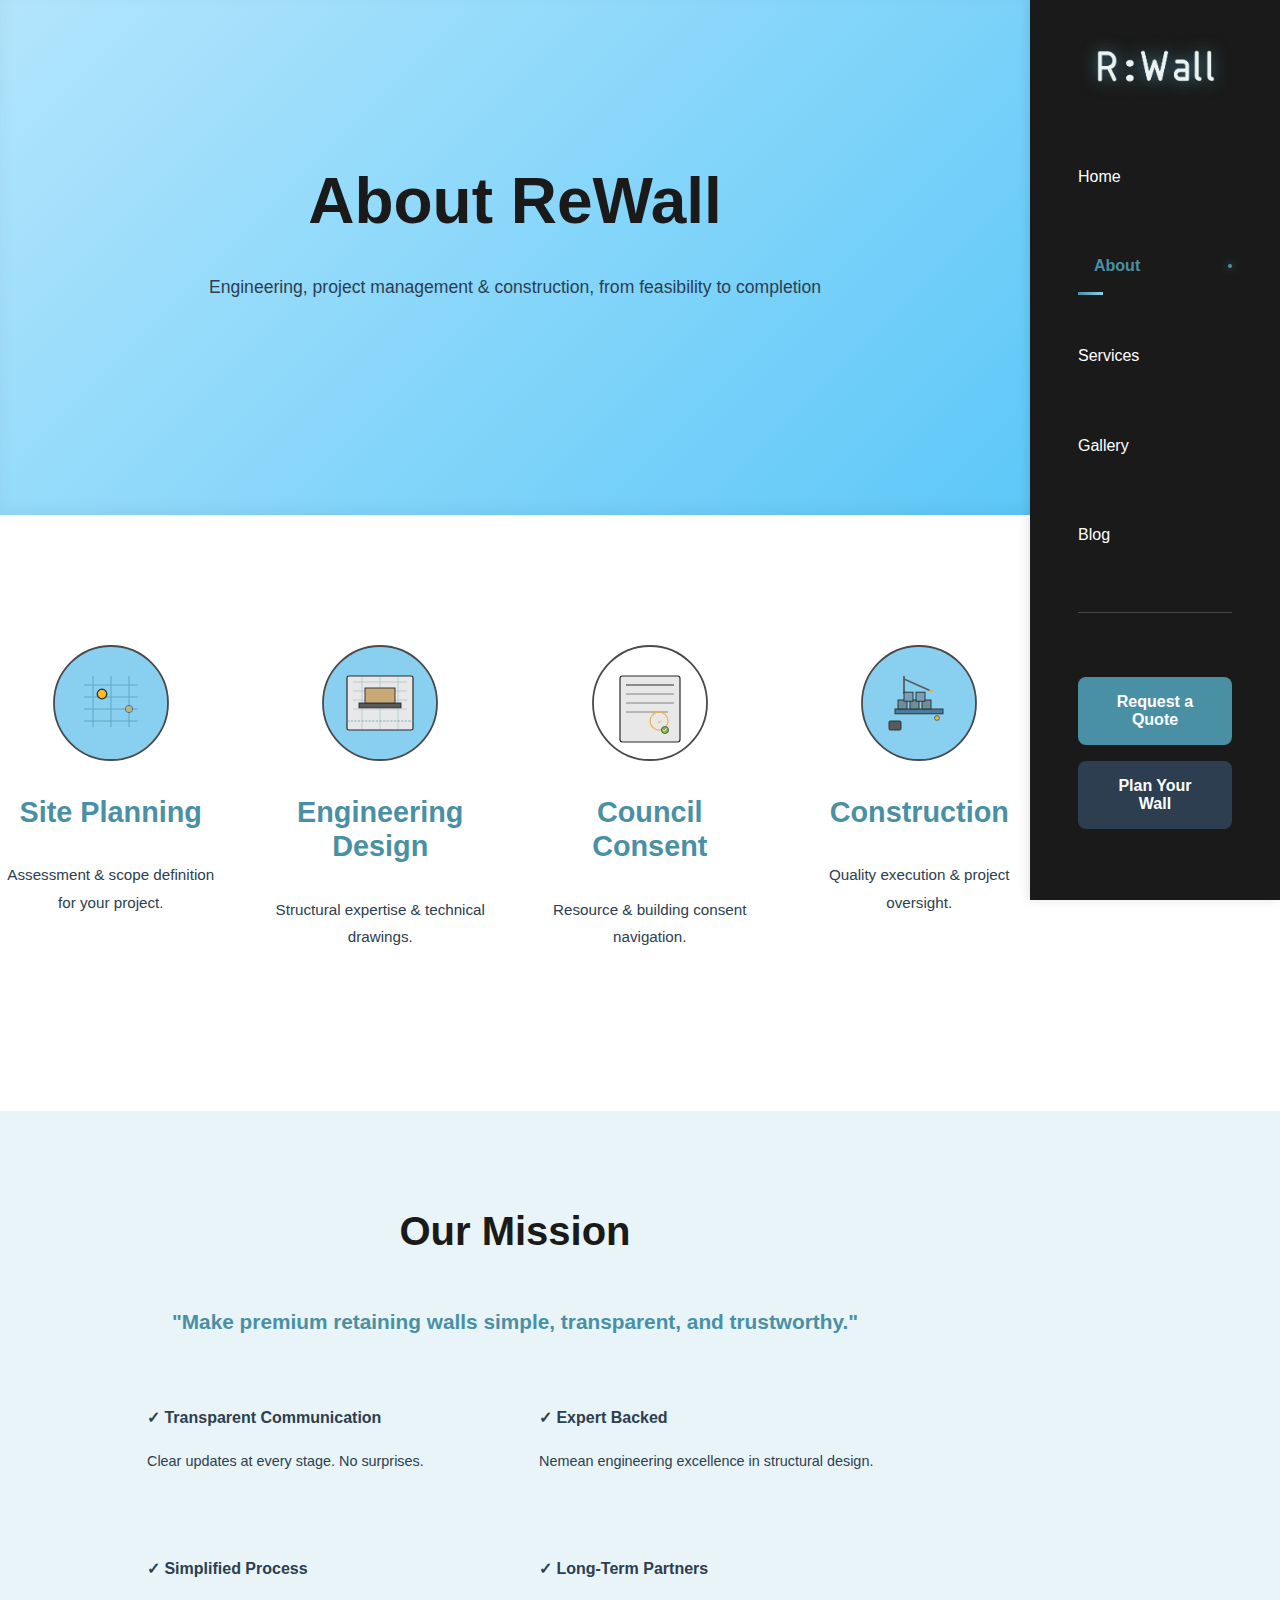
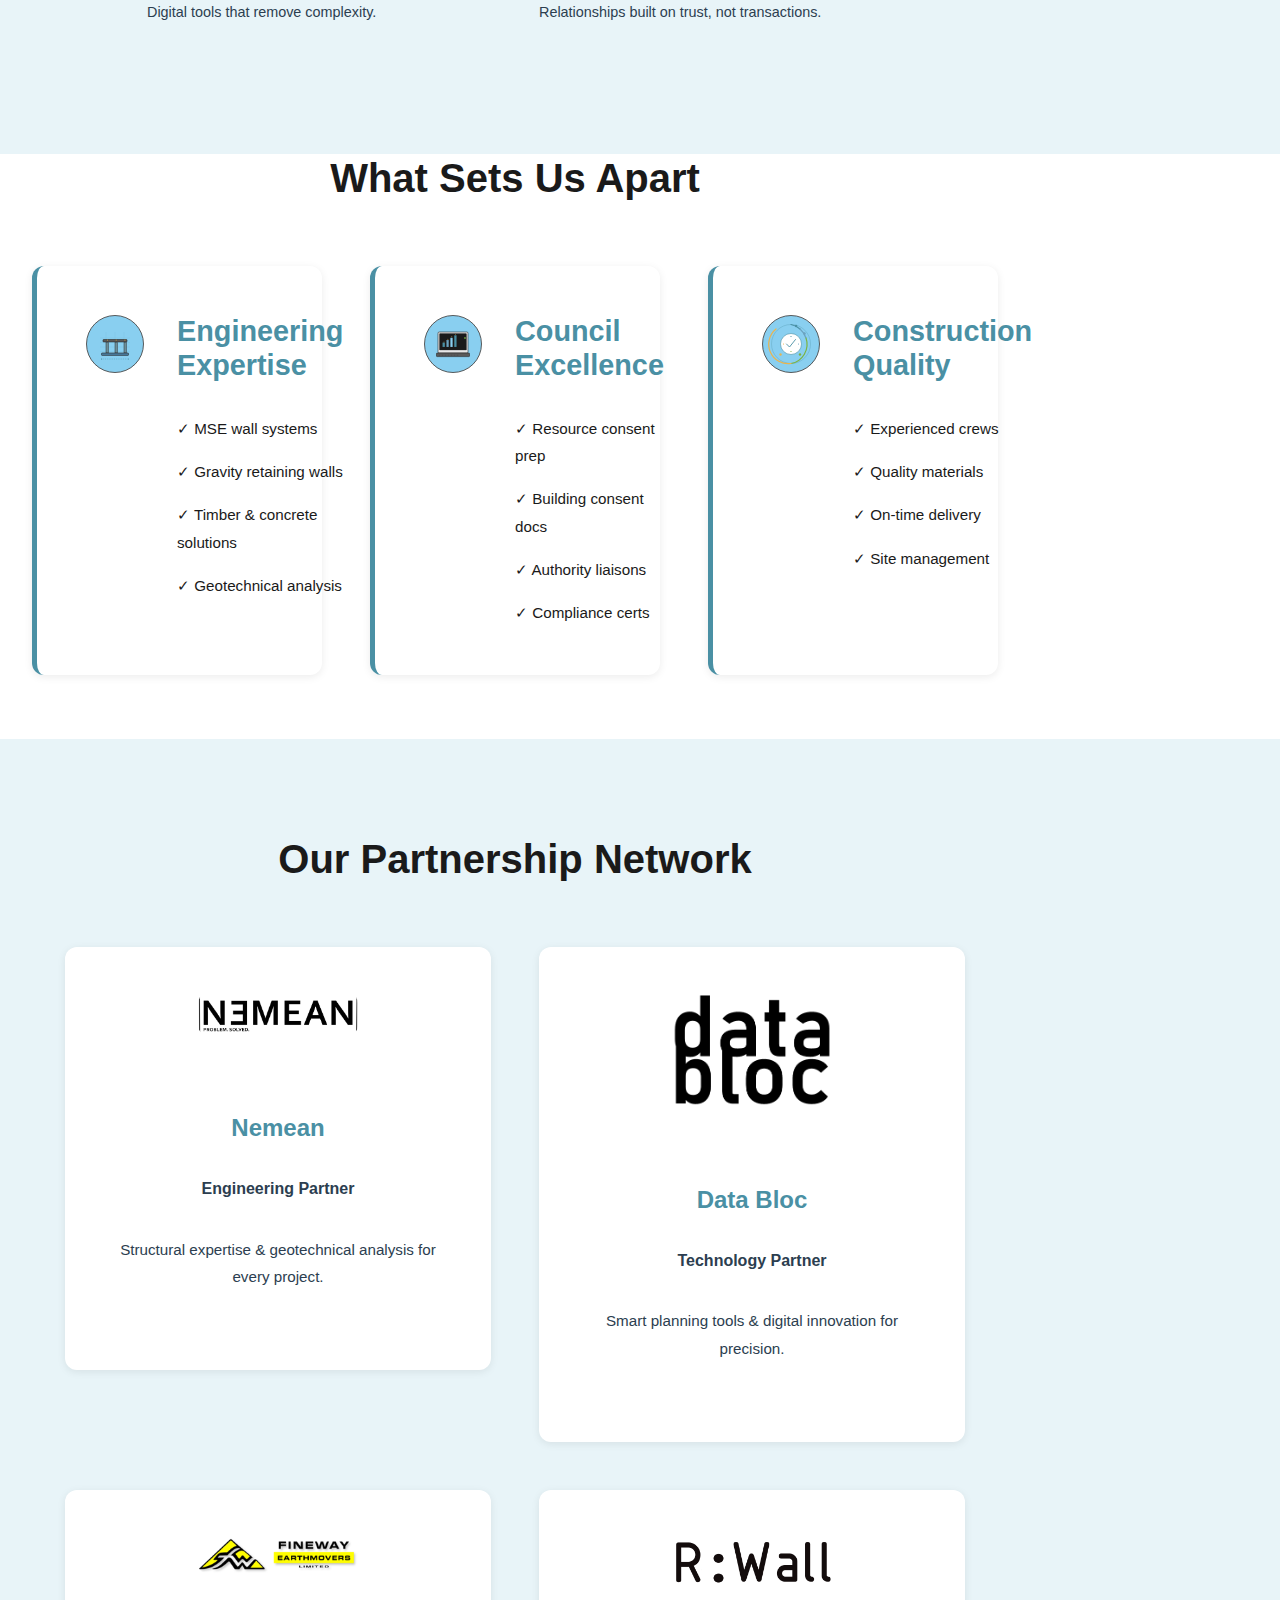
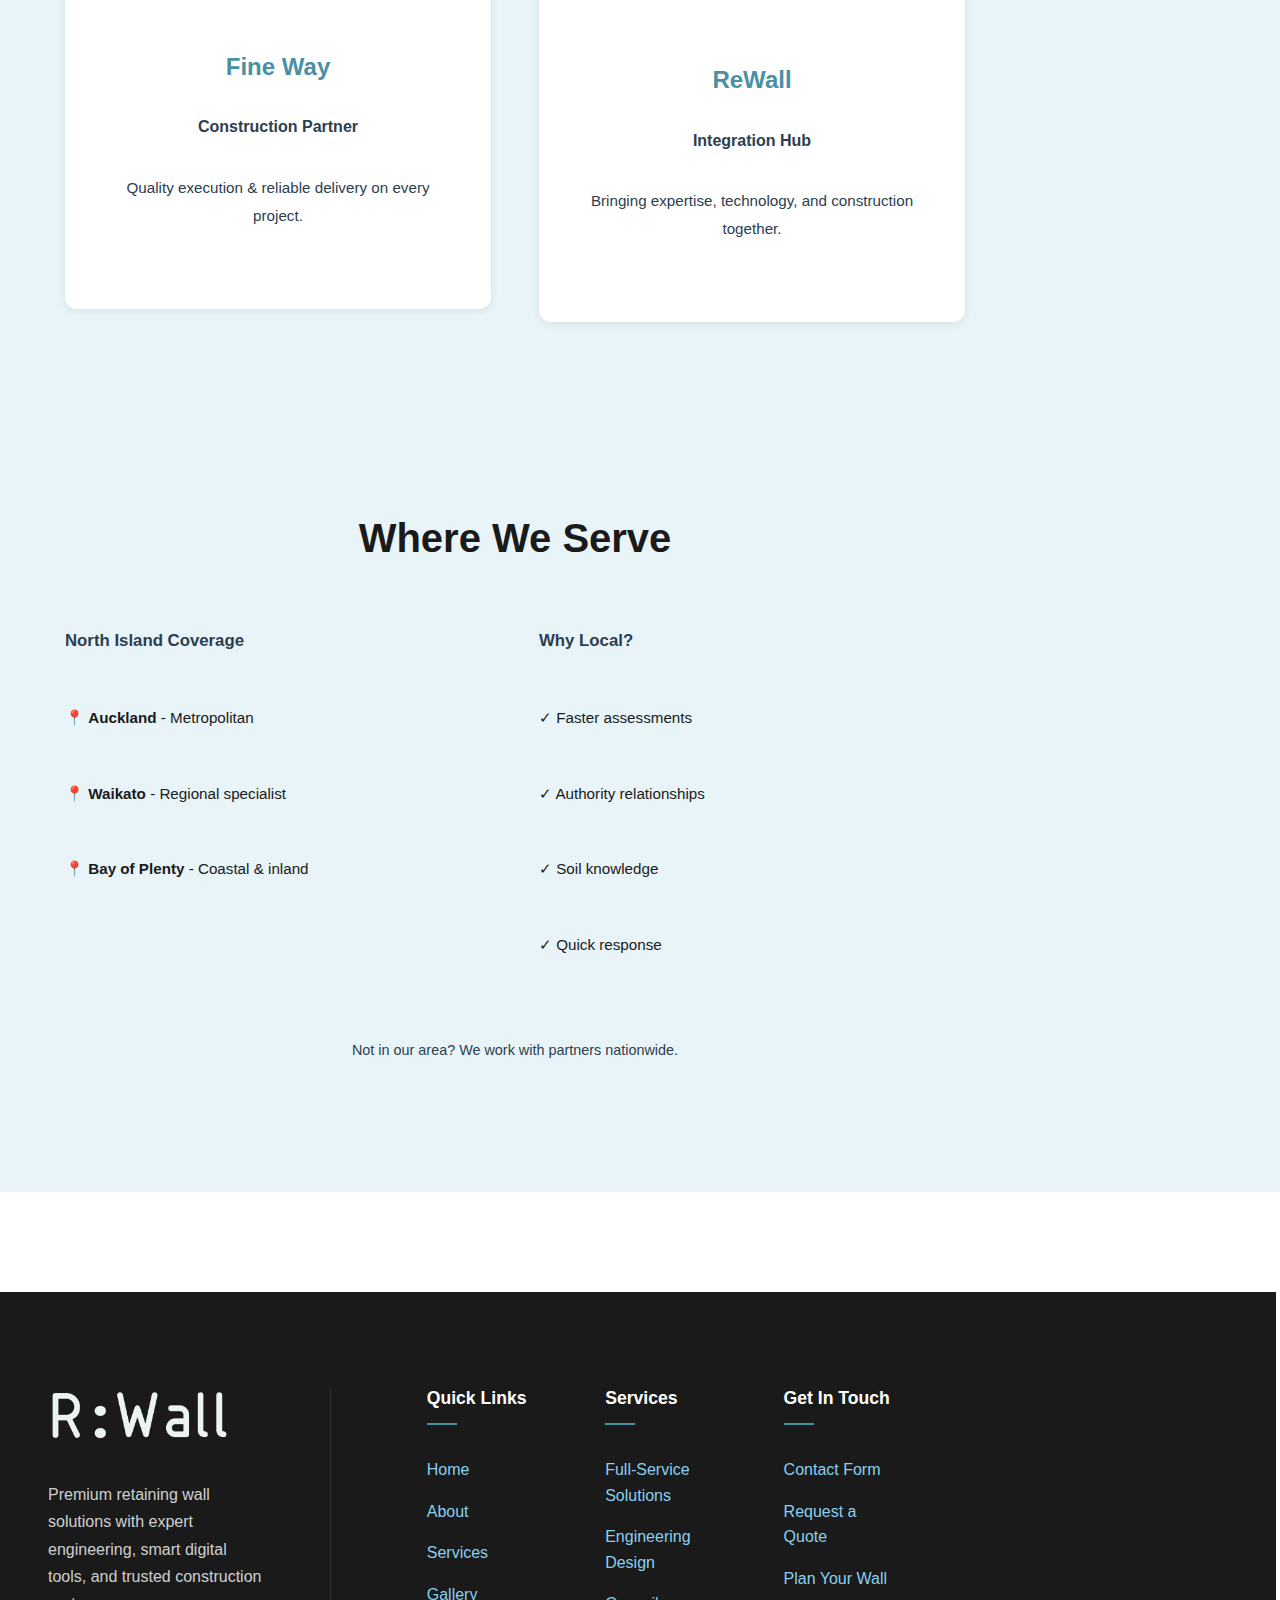
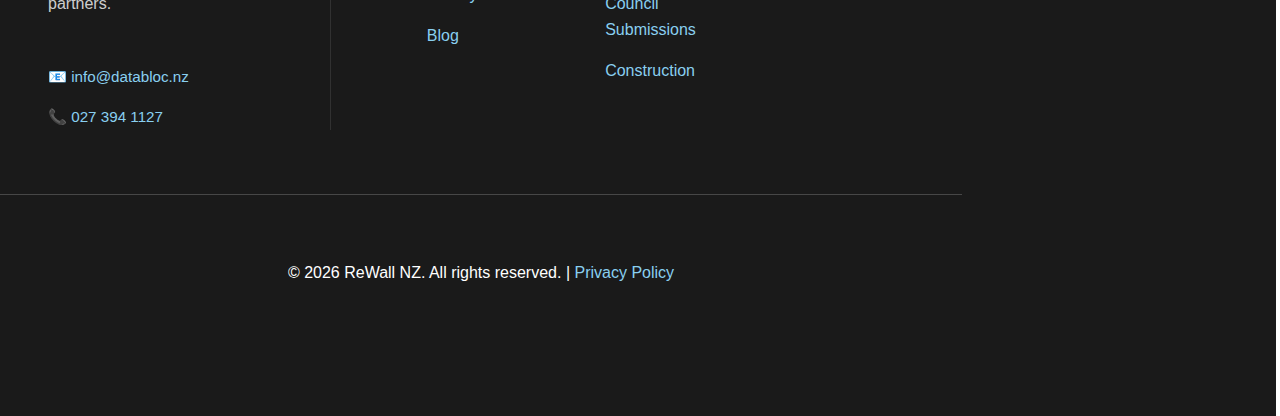
<file: about.html>
<!DOCTYPE html>
<html lang="en">
<head>
    <meta charset="UTF-8">
    <meta name="viewport" content="width=device-width, initial-scale=1.0">
    <meta name="description" content="About ReWall NZ - Expert retaining wall engineering partner backed by Nemean. Learn about our mission and services.">
    <meta name="keywords" content="about rewall, retaining walls, engineering, New Zealand">
    
    <meta property="og:title" content="About ReWall NZ">
    <meta property="og:description" content="Expert retaining wall solutions backed by Nemean engineering">
    
    <title>About ReWall NZ - Expert Retaining Walls</title>
    <link rel="stylesheet" href="css/styles.css">
</head>
<body>
    <!-- Navigation Sidebar -->
    <nav class="sidebar">
        <div class="logo">
            <img src="images/Logos/re wall logo WHITE.png" alt="R:Wall Logo" style="width: 120px; height: auto; filter: drop-shadow(0 0 8px rgba(74, 144, 164, 0.8));">
        </div>
        <ul>
            <li><a href="index.html">Home</a></li>
            <li><a href="#about" class="active">About</a></li>
            <li><a href="services.html">Services</a></li>
            <li><a href="gallery.html">Gallery</a></li>
            <li><a href="blog.html">Blog</a></li>
        </ul>
        
        <div class="divider"></div>
        
        <div class="cta-group">
            <button class="btn" onclick="window.location.href='contact.html'">Request a Quote</button>
            <button class="btn secondary" onclick="window.location.href='https://databloc.nz'">Plan Your Wall</button>
        </div>
        
        <div class="divider"></div>
        
        <ul>
            <li><a href="contact.html">Contact</a></li>
        </ul>
    </nav>

    <button class="hamburger" id="hamburger">
        <span></span>
        <span></span>
        <span></span>
    </button>

    <main>
        <!-- Hero Section -->
        <section class="hero" style="min-height: 400px;" id="about">
            <div class="content">
                <h1>About ReWall</h1>
                <p class="subheadline">Engineering, project management & construction, from feasibility to completion</p>
            </div>
        </section>

        <!-- Company Story -->
        <section class="container" style="padding: var(--spacing-xl) 0;">
            <div class="grid grid-4" style="gap: var(--spacing-lg); align-items: stretch;">
                <div style="text-align: center; display: flex; flex-direction: column; justify-content: center;">
                    <img src="images/icons/stage-planning.svg" alt="Site Planning" style="width: 120px; height: 120px; margin: 0 auto var(--spacing-md);">
                    <h3 style="color: var(--teal-accent);">Site Planning</h3>
                    <p style="font-size: 0.95rem; color: var(--slate); flex-grow: 1;">Assessment & scope definition for your project.</p>
                </div>
                <div style="text-align: center; display: flex; flex-direction: column; justify-content: center;">
                    <img src="images/icons/stage-design.svg" alt="Engineering Design" style="width: 120px; height: 120px; margin: 0 auto var(--spacing-md);">
                    <h3 style="color: var(--teal-accent);">Engineering Design</h3>
                    <p style="font-size: 0.95rem; color: var(--slate); flex-grow: 1;">Structural expertise & technical drawings.</p>
                </div>
                <div style="text-align: center; display: flex; flex-direction: column; justify-content: center;">
                    <img src="images/icons/stage-consent.svg" alt="Council Consent" style="width: 120px; height: 120px; margin: 0 auto var(--spacing-md);">
                    <h3 style="color: var(--teal-accent);">Council Consent</h3>
                    <p style="font-size: 0.95rem; color: var(--slate); flex-grow: 1;">Resource & building consent navigation.</p>
                </div>
                <div style="text-align: center; display: flex; flex-direction: column; justify-content: center;">
                    <img src="images/icons/stage-construction.svg" alt="Construction" style="width: 120px; height: 120px; margin: 0 auto var(--spacing-md);">
                    <h3 style="color: var(--teal-accent);">Construction</h3>
                    <p style="font-size: 0.95rem; color: var(--slate); flex-grow: 1;">Quality execution & project oversight.</p>
                </div>
            </div>
        </section>

        <!-- Our Mission -->
        <section class="alt-bg">
            <div class="container" style="max-width: 800px; text-align: center;">
                <h2 style="margin-bottom: var(--spacing-lg);">Our Mission</h2>
                <p style="font-size: 1.3rem; font-weight: 600; color: var(--teal-accent); margin-bottom: var(--spacing-lg);">
                    "Make premium retaining walls simple, transparent, and trustworthy."
                </p>
                
                <div style="display: grid; grid-template-columns: 1fr 1fr; gap: var(--spacing-lg); margin-top: var(--spacing-xl);">
                    <div style="text-align: left;">
                        <p style="font-weight: 600; color: var(--slate); margin-bottom: var(--spacing-sm);">✓ Transparent Communication</p>
                        <p style="font-size: 0.9rem; color: var(--slate);">Clear updates at every stage. No surprises.</p>
                    </div>
                    <div style="text-align: left;">
                        <p style="font-weight: 600; color: var(--slate); margin-bottom: var(--spacing-sm);">✓ Expert Backed</p>
                        <p style="font-size: 0.9rem; color: var(--slate);">Nemean engineering excellence in structural design.</p>
                    </div>
                    <div style="text-align: left;">
                        <p style="font-weight: 600; color: var(--slate); margin-bottom: var(--spacing-sm);">✓ Simplified Process</p>
                        <p style="font-size: 0.9rem; color: var(--slate);">Digital tools that remove complexity.</p>
                    </div>
                    <div style="text-align: left;">
                        <p style="font-weight: 600; color: var(--slate); margin-bottom: var(--spacing-sm);">✓ Long-Term Partners</p>
                        <p style="font-size: 0.9rem; color: var(--slate);">Relationships built on trust, not transactions.</p>
                    </div>
                </div>
            </div>
        </section>

        <!-- What Sets Us Apart -->
        <section class="container">
            <h2 style="text-align: center; margin-bottom: var(--spacing-xl);">What Sets Us Apart</h2>
            
            <div class="grid grid-3" style="gap: var(--spacing-lg);">
                <div class="card" style="border-left: 5px solid var(--teal-accent); display: flex; gap: var(--spacing-md);">
                    <div style="flex-shrink: 0;">
                        <img src="images/icons/engineering-icon.svg" alt="Engineering" style="width: 60px; height: 60px;">
                    </div>
                    <div>
                        <h3 style="color: var(--teal-accent); margin-top: 0;">Engineering Expertise</h3>
                        <div style="display: grid; gap: var(--spacing-sm);">
                            <p style="font-size: 0.95rem; margin: 0;">✓ MSE wall systems</p>
                            <p style="font-size: 0.95rem; margin: 0;">✓ Gravity retaining walls</p>
                            <p style="font-size: 0.95rem; margin: 0;">✓ Timber & concrete solutions</p>
                            <p style="font-size: 0.95rem; margin: 0;">✓ Geotechnical analysis</p>
                        </div>
                    </div>
                </div>
                <div class="card" style="border-left: 5px solid var(--teal-accent); display: flex; gap: var(--spacing-md);">
                    <div style="flex-shrink: 0;">
                        <img src="images/icons/tools-icon.svg" alt="Tools" style="width: 60px; height: 60px;">
                    </div>
                    <div>
                        <h3 style="color: var(--teal-accent); margin-top: 0;">Council Excellence</h3>
                        <div style="display: grid; gap: var(--spacing-sm);">
                            <p style="font-size: 0.95rem; margin: 0;">✓ Resource consent prep</p>
                            <p style="font-size: 0.95rem; margin: 0;">✓ Building consent docs</p>
                            <p style="font-size: 0.95rem; margin: 0;">✓ Authority liaisons</p>
                            <p style="font-size: 0.95rem; margin: 0;">✓ Compliance certs</p>
                        </div>
                    </div>
                </div>
                <div class="card" style="border-left: 5px solid var(--teal-accent); display: flex; gap: var(--spacing-md);">
                    <div style="flex-shrink: 0;">
                        <img src="images/icons/solutions-icon.svg" alt="Construction" style="width: 60px; height: 60px;">
                    </div>
                    <div>
                        <h3 style="color: var(--teal-accent); margin-top: 0;">Construction Quality</h3>
                        <div style="display: grid; gap: var(--spacing-sm);">
                            <p style="font-size: 0.95rem; margin: 0;">✓ Experienced crews</p>
                            <p style="font-size: 0.95rem; margin: 0;">✓ Quality materials</p>
                            <p style="font-size: 0.95rem; margin: 0;">✓ On-time delivery</p>
                            <p style="font-size: 0.95rem; margin: 0;">✓ Site management</p>
                        </div>
                    </div>
                </div>
            </div>
        </section>

        <!-- Trusted Partners -->
        <section class="alt-bg">
            <div class="container">
                <h2 style="text-align: center; margin-bottom: var(--spacing-xl);">Our Partnership Network</h2>
                
                <div class="grid grid-2" style="gap: var(--spacing-lg); max-width: 900px; margin: 0 auto;">
                    <div class="card" style="text-align: center; padding: var(--spacing-lg);">
                        <div style="display: flex; justify-content: center; margin-bottom: var(--spacing-lg);">
                            <img src="images/Logos/1.Nemean.jpg" alt="Nemean Engineering" style="width: 160px; height: auto; object-fit: contain;">
                        </div>
                        <h3 style="color: var(--teal-accent); font-size: 1.5rem;">Nemean</h3>
                        <p style="font-weight: 600; color: var(--slate); margin-bottom: var(--spacing-md);">Engineering Partner</p>
                        <p style="font-size: 0.95rem; color: var(--slate);">Structural expertise & geotechnical analysis for every project.</p>
                    </div>
                    <div class="card" style="text-align: center; padding: var(--spacing-lg);">
                        <div style="display: flex; justify-content: center; margin-bottom: var(--spacing-lg);">
                            <img src="images/Logos/2.data bloc.png" alt="Data Bloc" style="width: 160px; height: auto; object-fit: contain;">
                        </div>
                        <h3 style="color: var(--teal-accent); font-size: 1.5rem;">Data Bloc</h3>
                        <p style="font-weight: 600; color: var(--slate); margin-bottom: var(--spacing-md);">Technology Partner</p>
                        <p style="font-size: 0.95rem; color: var(--slate);">Smart planning tools & digital innovation for precision.</p>
                    </div>
                    <div class="card" style="text-align: center; padding: var(--spacing-lg);">
                        <div style="display: flex; justify-content: center; margin-bottom: var(--spacing-lg);">
                            <img src="images/Logos/3.Fineway.png" alt="Fine Way" style="width: 160px; height: auto; object-fit: contain;">
                        </div>
                        <h3 style="color: var(--teal-accent); font-size: 1.5rem;">Fine Way</h3>
                        <p style="font-weight: 600; color: var(--slate); margin-bottom: var(--spacing-md);">Construction Partner</p>
                        <p style="font-size: 0.95rem; color: var(--slate);">Quality execution & reliable delivery on every project.</p>
                    </div>
                    <div class="card" style="text-align: center; padding: var(--spacing-lg);">
                        <div style="display: flex; justify-content: center; margin-bottom: var(--spacing-lg);">
                            <img src="images/Logos/re wall logo (1).png" alt="ReWall" style="width: 160px; height: auto; object-fit: contain;">
                        </div>
                        <h3 style="color: var(--teal-accent); font-size: 1.5rem;">ReWall</h3>
                        <p style="font-weight: 600; color: var(--slate); margin-bottom: var(--spacing-md);">Integration Hub</p>
                        <p style="font-size: 0.95rem; color: var(--slate);">Bringing expertise, technology, and construction together.</p>
                    </div>
                </div>
            </div>
        </section>

        <!-- Service Coverage -->
        <section class="alt-bg">
            <div class="container">
                <h2 style="text-align: center; margin-bottom: var(--spacing-xl);">Where We Serve</h2>
                
                <div class="grid grid-2" style="gap: var(--spacing-lg); max-width: 900px; margin: 0 auto;">
                    <div>
                        <p style="font-size: 1.05rem; font-weight: 600; color: var(--slate); margin-bottom: var(--spacing-lg);">North Island Coverage</p>
                        <div style="display: grid; gap: var(--spacing-sm);">
                            <p style="font-size: 0.95rem;">📍 <strong>Auckland</strong> - Metropolitan</p>
                            <p style="font-size: 0.95rem;">📍 <strong>Waikato</strong> - Regional specialist</p>
                            <p style="font-size: 0.95rem;">📍 <strong>Bay of Plenty</strong> - Coastal & inland</p>
                        </div>
                    </div>
                    <div>
                        <p style="font-size: 1.05rem; font-weight: 600; color: var(--slate); margin-bottom: var(--spacing-lg);">Why Local?</p>
                        <div style="display: grid; gap: var(--spacing-sm);">
                            <p style="font-size: 0.95rem;">✓ Faster assessments</p>
                            <p style="font-size: 0.95rem;">✓ Authority relationships</p>
                            <p style="font-size: 0.95rem;">✓ Soil knowledge</p>
                            <p style="font-size: 0.95rem;">✓ Quick response</p>
                        </div>
                    </div>
                </div>
                <p style="text-align: center; color: var(--slate); margin-top: var(--spacing-lg); font-size: 0.9rem;">Not in our area? We work with partners nationwide.</p>
            </div>
        </section>

        <!-- Footer -->
        <footer>
            <div class="container">
                <div class="footer-grid">
                    <div class="footer-brand">
                        <img src="images/Logos/re wall logo WHITE.png" alt="ReWall Logo" style="width: 180px; height: auto; margin-bottom: var(--spacing-md);">
                        <p>Premium retaining wall solutions with expert engineering, smart digital tools, and trusted construction partners.</p>
                        <div class="footer-contact-inline">
                            <a href="mailto:info@databloc.nz">📧 info@databloc.nz</a>
                            <a href="tel:+64273941127">📞 027 394 1127</a>
                        </div>
                    </div>
                    <div class="footer-links-group">
                        <div class="footer-col">
                            <h4>Quick Links</h4>
                            <ul>
                                <li><a href="index.html">Home</a></li>
                                <li><a href="about.html">About</a></li>
                                <li><a href="services.html">Services</a></li>
                                <li><a href="gallery.html">Gallery</a></li>
                                <li><a href="blog.html">Blog</a></li>
                            </ul>
                        </div>
                        <div class="footer-col">
                            <h4>Services</h4>
                            <ul>
                                <li><a href="services.html">Full-Service Solutions</a></li>
                                <li><a href="services.html">Engineering Design</a></li>
                                <li><a href="services.html">Council Submissions</a></li>
                                <li><a href="services.html">Construction</a></li>
                            </ul>
                        </div>
                        <div class="footer-col">
                            <h4>Get In Touch</h4>
                            <ul>
                                <li><a href="contact.html">Contact Form</a></li>
                                <li><a href="contact.html">Request a Quote</a></li>
                                <li><a href="https://databloc.nz" target="_blank">Plan Your Wall</a></li>
                            </ul>
                        </div>
                    </div>
                </div>
            </div>
            <div class="footer-bottom">
                <p>&copy; 2026 ReWall NZ. All rights reserved. | <a href="#privacy">Privacy Policy</a></p>
            </div>
        </footer>
    </main>

    <script src="js/scripts.js"></script>
</body>
</html>
</file>
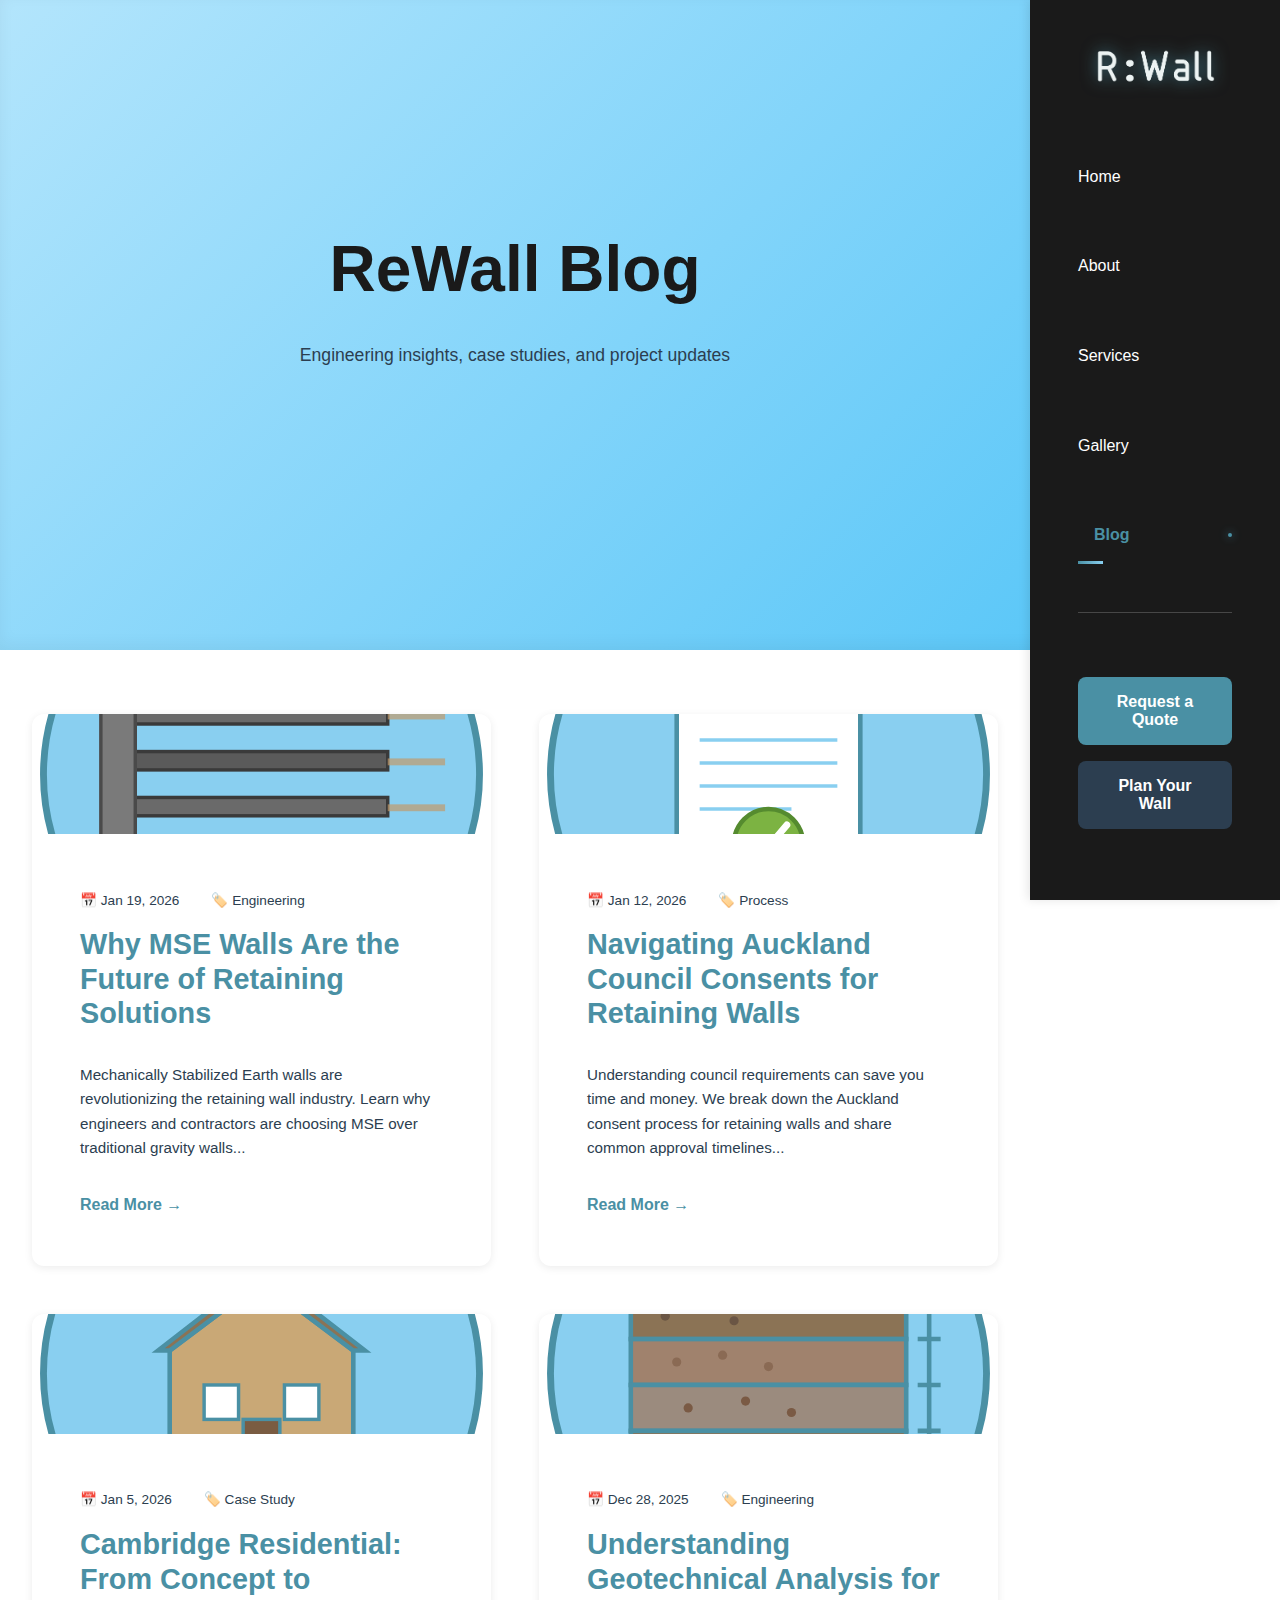
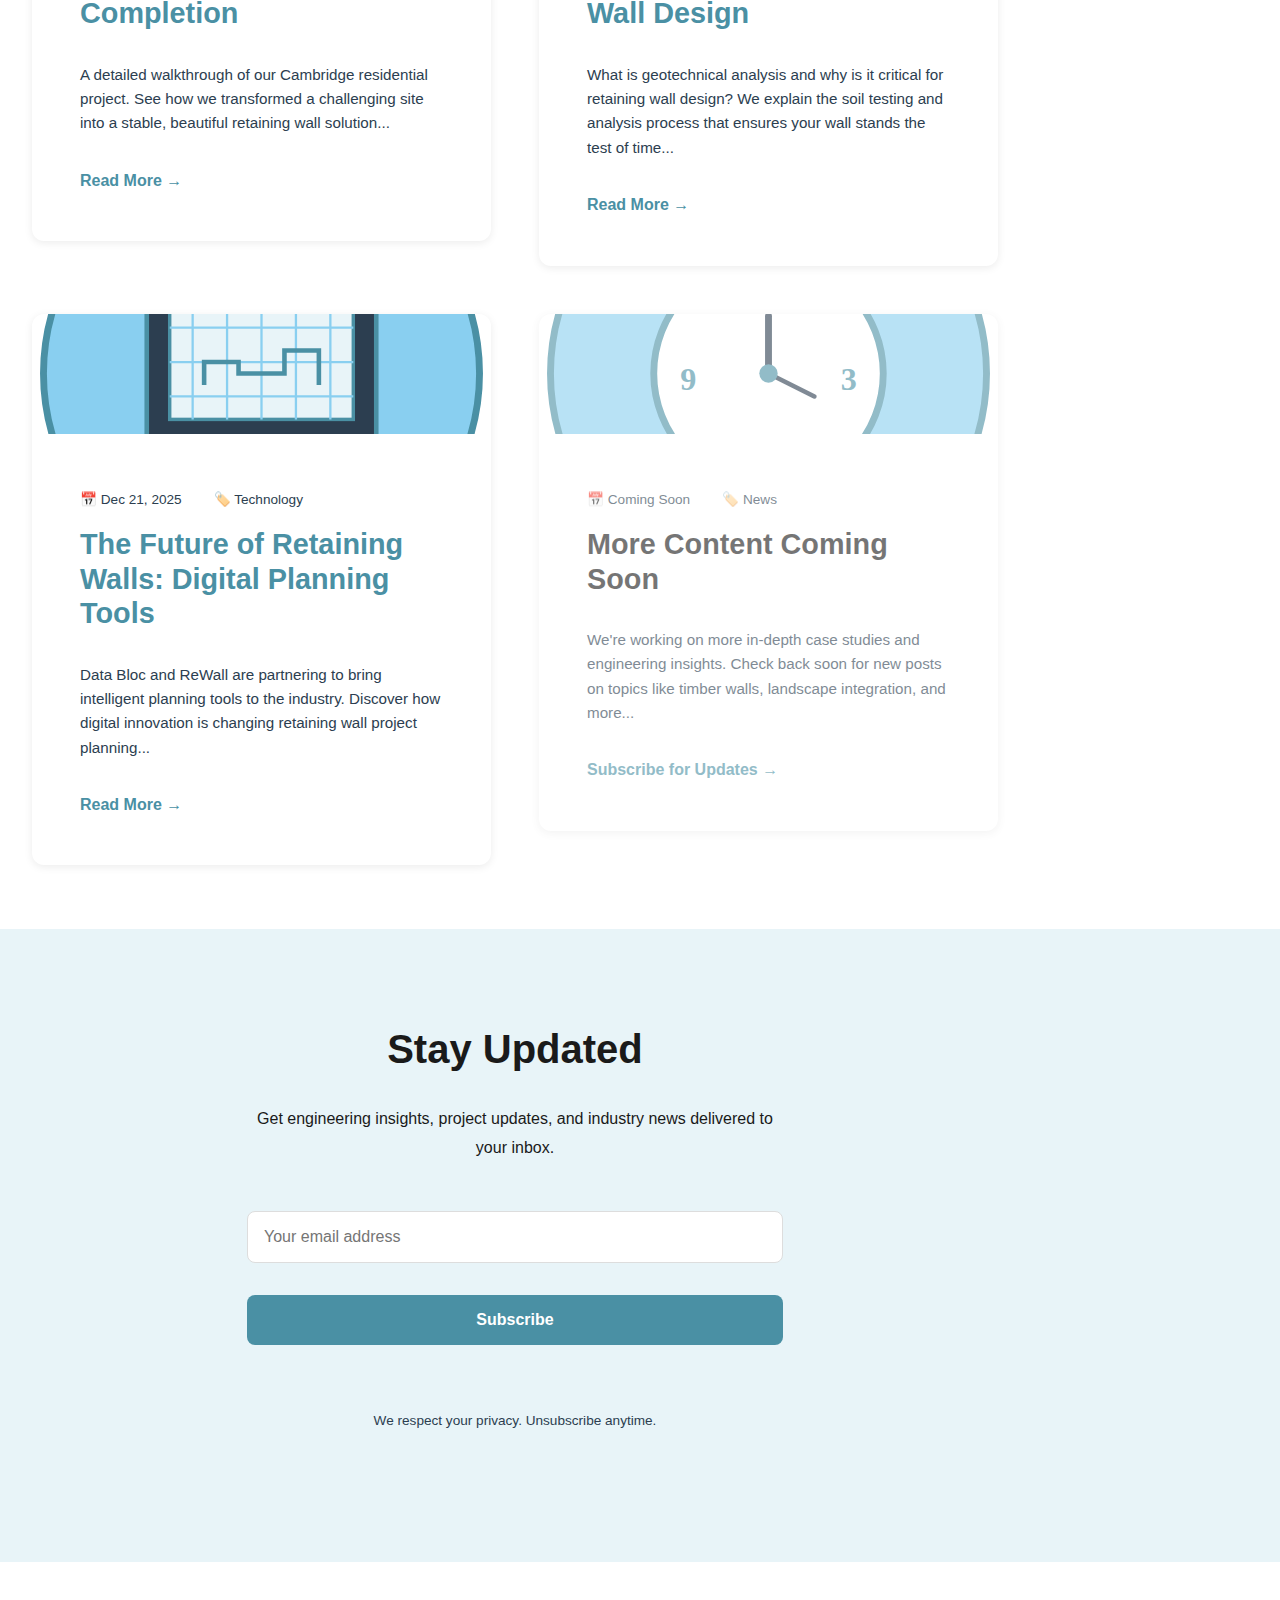
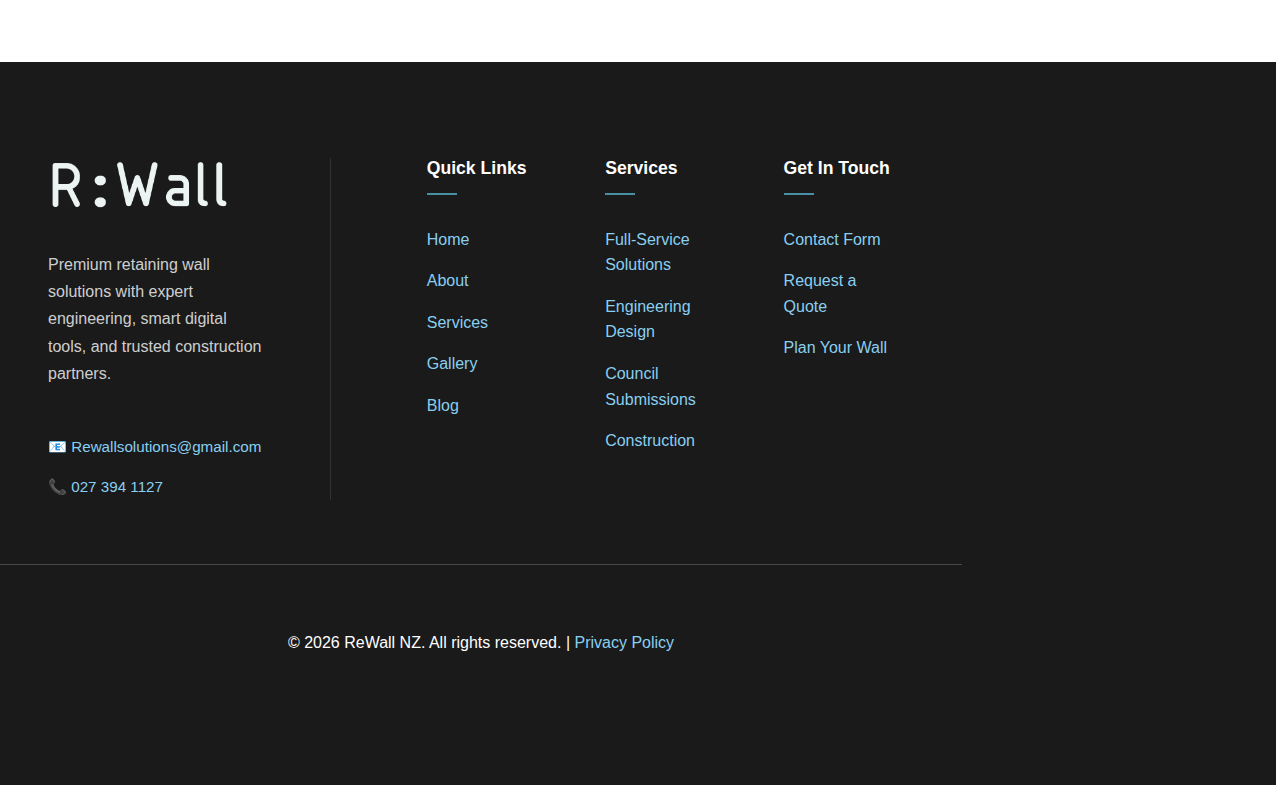
<file: blog.html>
<!DOCTYPE html>
<html lang="en">
<head>
    <meta charset="UTF-8">
    <meta name="viewport" content="width=device-width, initial-scale=1.0">
    <meta name="description" content="ReWall Blog - Engineering insights, case studies, and project highlights for retaining wall solutions.">
    <meta name="keywords" content="retaining wall blog, engineering insights, case studies, project highlights">
    
    <meta property="og:title" content="Blog - ReWall NZ">
    <meta property="og:description" content="Insights and updates from ReWall NZ">
    
    <title>Blog - ReWall NZ</title>
    <link rel="stylesheet" href="css/styles.css">
</head>
<body>
    <!-- Navigation Sidebar -->
    <nav class="sidebar">
        <div class="logo">
            <img src="images/Logos/re wall logo WHITE.png" alt="R:Wall Logo" style="width: 120px; height: auto; filter: drop-shadow(0 0 8px rgba(74, 144, 164, 0.8));">
        </div>
        <ul>
            <li><a href="index.html">Home</a></li>
            <li><a href="about.html">About</a></li>
            <li><a href="services.html">Services</a></li>
            <li><a href="gallery.html">Gallery</a></li>
            <li><a href="#blog" class="active">Blog</a></li>
        </ul>
        
        <div class="divider"></div>
        
        <div class="cta-group">
            <button class="btn" onclick="window.location.href='contact.html'">Request a Quote</button>
            <button class="btn secondary" onclick="window.location.href='https://databloc.nz'">Plan Your Wall</button>
        </div>
        
        <div class="divider"></div>
        
        <ul>
            <li><a href="contact.html">Contact</a></li>
        </ul>
    </nav>

    <button class="hamburger" id="hamburger">
        <span></span>
        <span></span>
        <span></span>
    </button>

    <main>
        <!-- Hero Section -->
        <section class="hero" id="blog">
            <div class="content">
                <h1>ReWall Blog</h1>
                <p class="subheadline">Engineering insights, case studies, and project updates</p>
            </div>
        </section>

        <!-- Blog Grid -->
        <section class="container">
            <div class="blog-grid grid">
                <!-- Post 1 -->
                <article class="blog-card">
                    <img src="images/blog/mse-walls-icon.svg" alt="MSE Walls Benefits" loading="lazy">
                    <div class="blog-card-content">
                        <div class="blog-meta">
                            <span class="blog-meta-item">📅 Jan 19, 2026</span>
                            <span class="blog-meta-item">🏷️ Engineering</span>
                        </div>
                        <h3><a href="#blog-post-1">Why MSE Walls Are the Future of Retaining Solutions</a></h3>
                        <p class="blog-excerpt">Mechanically Stabilized Earth walls are revolutionizing the retaining wall industry. Learn why engineers and contractors are choosing MSE over traditional gravity walls...</p>
                        <a href="#blog-post-1" class="read-more">Read More →</a>
                    </div>
                </article>

                <!-- Post 2 -->
                <article class="blog-card">
                    <img src="images/blog/council-consent-icon.svg" alt="Council Consents" loading="lazy">
                    <div class="blog-card-content">
                        <div class="blog-meta">
                            <span class="blog-meta-item">📅 Jan 12, 2026</span>
                            <span class="blog-meta-item">🏷️ Process</span>
                        </div>
                        <h3><a href="#blog-post-2">Navigating Auckland Council Consents for Retaining Walls</a></h3>
                        <p class="blog-excerpt">Understanding council requirements can save you time and money. We break down the Auckland consent process for retaining walls and share common approval timelines...</p>
                        <a href="#blog-post-2" class="read-more">Read More →</a>
                    </div>
                </article>

                <!-- Post 3 -->
                <article class="blog-card">
                    <img src="images/blog/case-study-icon.svg" alt="Case Study" loading="lazy">
                    <div class="blog-card-content">
                        <div class="blog-meta">
                            <span class="blog-meta-item">📅 Jan 5, 2026</span>
                            <span class="blog-meta-item">🏷️ Case Study</span>
                        </div>
                        <h3><a href="#blog-post-3">Cambridge Residential: From Concept to Completion</a></h3>
                        <p class="blog-excerpt">A detailed walkthrough of our Cambridge residential project. See how we transformed a challenging site into a stable, beautiful retaining wall solution...</p>
                        <a href="#blog-post-3" class="read-more">Read More →</a>
                    </div>
                </article>

                <!-- Post 4 -->
                <article class="blog-card">
                    <img src="images/blog/soil-analysis-icon.svg" alt="Soil Analysis" loading="lazy">
                    <div class="blog-card-content">
                        <div class="blog-meta">
                            <span class="blog-meta-item">📅 Dec 28, 2025</span>
                            <span class="blog-meta-item">🏷️ Engineering</span>
                        </div>
                        <h3><a href="#blog-post-4">Understanding Geotechnical Analysis for Wall Design</a></h3>
                        <p class="blog-excerpt">What is geotechnical analysis and why is it critical for retaining wall design? We explain the soil testing and analysis process that ensures your wall stands the test of time...</p>
                        <a href="#blog-post-4" class="read-more">Read More →</a>
                    </div>
                </article>

                <!-- Post 5 -->
                <article class="blog-card">
                    <img src="images/blog/digital-tools-icon.svg" alt="Digital Tools" loading="lazy">
                    <div class="blog-card-content">
                        <div class="blog-meta">
                            <span class="blog-meta-item">📅 Dec 21, 2025</span>
                            <span class="blog-meta-item">🏷️ Technology</span>
                        </div>
                        <h3><a href="#blog-post-5">The Future of Retaining Walls: Digital Planning Tools</a></h3>
                        <p class="blog-excerpt">Data Bloc and ReWall are partnering to bring intelligent planning tools to the industry. Discover how digital innovation is changing retaining wall project planning...</p>
                        <a href="#blog-post-5" class="read-more">Read More →</a>
                    </div>
                </article>

                <!-- Post 6 - Coming Soon -->
                <article class="blog-card" style="opacity: 0.6;">
                    <img src="images/blog/coming-soon-icon.svg" alt="Coming Soon" loading="lazy">
                    <div class="blog-card-content">
                        <div class="blog-meta">
                            <span class="blog-meta-item">📅 Coming Soon</span>
                            <span class="blog-meta-item">🏷️ News</span>
                        </div>
                        <h3>More Content Coming Soon</h3>
                        <p class="blog-excerpt">We're working on more in-depth case studies and engineering insights. Check back soon for new posts on topics like timber walls, landscape integration, and more...</p>
                        <a href="contact.html" class="read-more">Subscribe for Updates →</a>
                    </div>
                </article>
            </div>
        </section>

        <!-- Newsletter Section -->
        <section class="alt-bg">
            <div class="container" style="max-width: 600px; text-align: center;">
                <h2>Stay Updated</h2>
                <p>Get engineering insights, project updates, and industry news delivered to your inbox.</p>
                <form style="margin-top: var(--spacing-lg);">
                    <input type="email" placeholder="Your email address" required style="margin-bottom: var(--spacing-md);">
                    <button type="submit" class="btn" style="width: 100%;">Subscribe</button>
                </form>
                <p style="font-size: 0.85rem; color: var(--slate); margin-top: var(--spacing-md);">We respect your privacy. Unsubscribe anytime.</p>
            </div>
        </section>

        <!-- Footer -->
        <footer>
            <div class="container">
                <div class="footer-grid">
                    <div class="footer-brand">
                        <img src="images/Logos/re wall logo WHITE.png" alt="ReWall Logo" style="width: 180px; height: auto; margin-bottom: var(--spacing-md);">
                        <p>Premium retaining wall solutions with expert engineering, smart digital tools, and trusted construction partners.</p>
                        <div class="footer-contact-inline">
                            <a href="mailto:Rewallsolutions@gmail.com">📧 Rewallsolutions@gmail.com</a>
                            <a href="tel:+64273941127">📞 027 394 1127</a>
                        </div>
                    </div>
                    <div class="footer-links-group">
                        <div class="footer-col">
                            <h4>Quick Links</h4>
                            <ul>
                                <li><a href="index.html">Home</a></li>
                                <li><a href="about.html">About</a></li>
                                <li><a href="services.html">Services</a></li>
                                <li><a href="gallery.html">Gallery</a></li>
                                <li><a href="blog.html">Blog</a></li>
                            </ul>
                        </div>
                        <div class="footer-col">
                            <h4>Services</h4>
                            <ul>
                                <li><a href="services.html">Full-Service Solutions</a></li>
                                <li><a href="services.html">Engineering Design</a></li>
                                <li><a href="services.html">Council Submissions</a></li>
                                <li><a href="services.html">Construction</a></li>
                            </ul>
                        </div>
                        <div class="footer-col">
                            <h4>Get In Touch</h4>
                            <ul>
                                <li><a href="contact.html">Contact Form</a></li>
                                <li><a href="contact.html">Request a Quote</a></li>
                                <li><a href="https://databloc.nz" target="_blank">Plan Your Wall</a></li>
                            </ul>
                        </div>
                    </div>
                </div>
            </div>
            <div class="footer-bottom">
                <p>&copy; 2026 ReWall NZ. All rights reserved. | <a href="#privacy">Privacy Policy</a></p>
            </div>
        </footer>
    </main>

    <script src="js/scripts.js"></script>
</body>
</html>
</file>
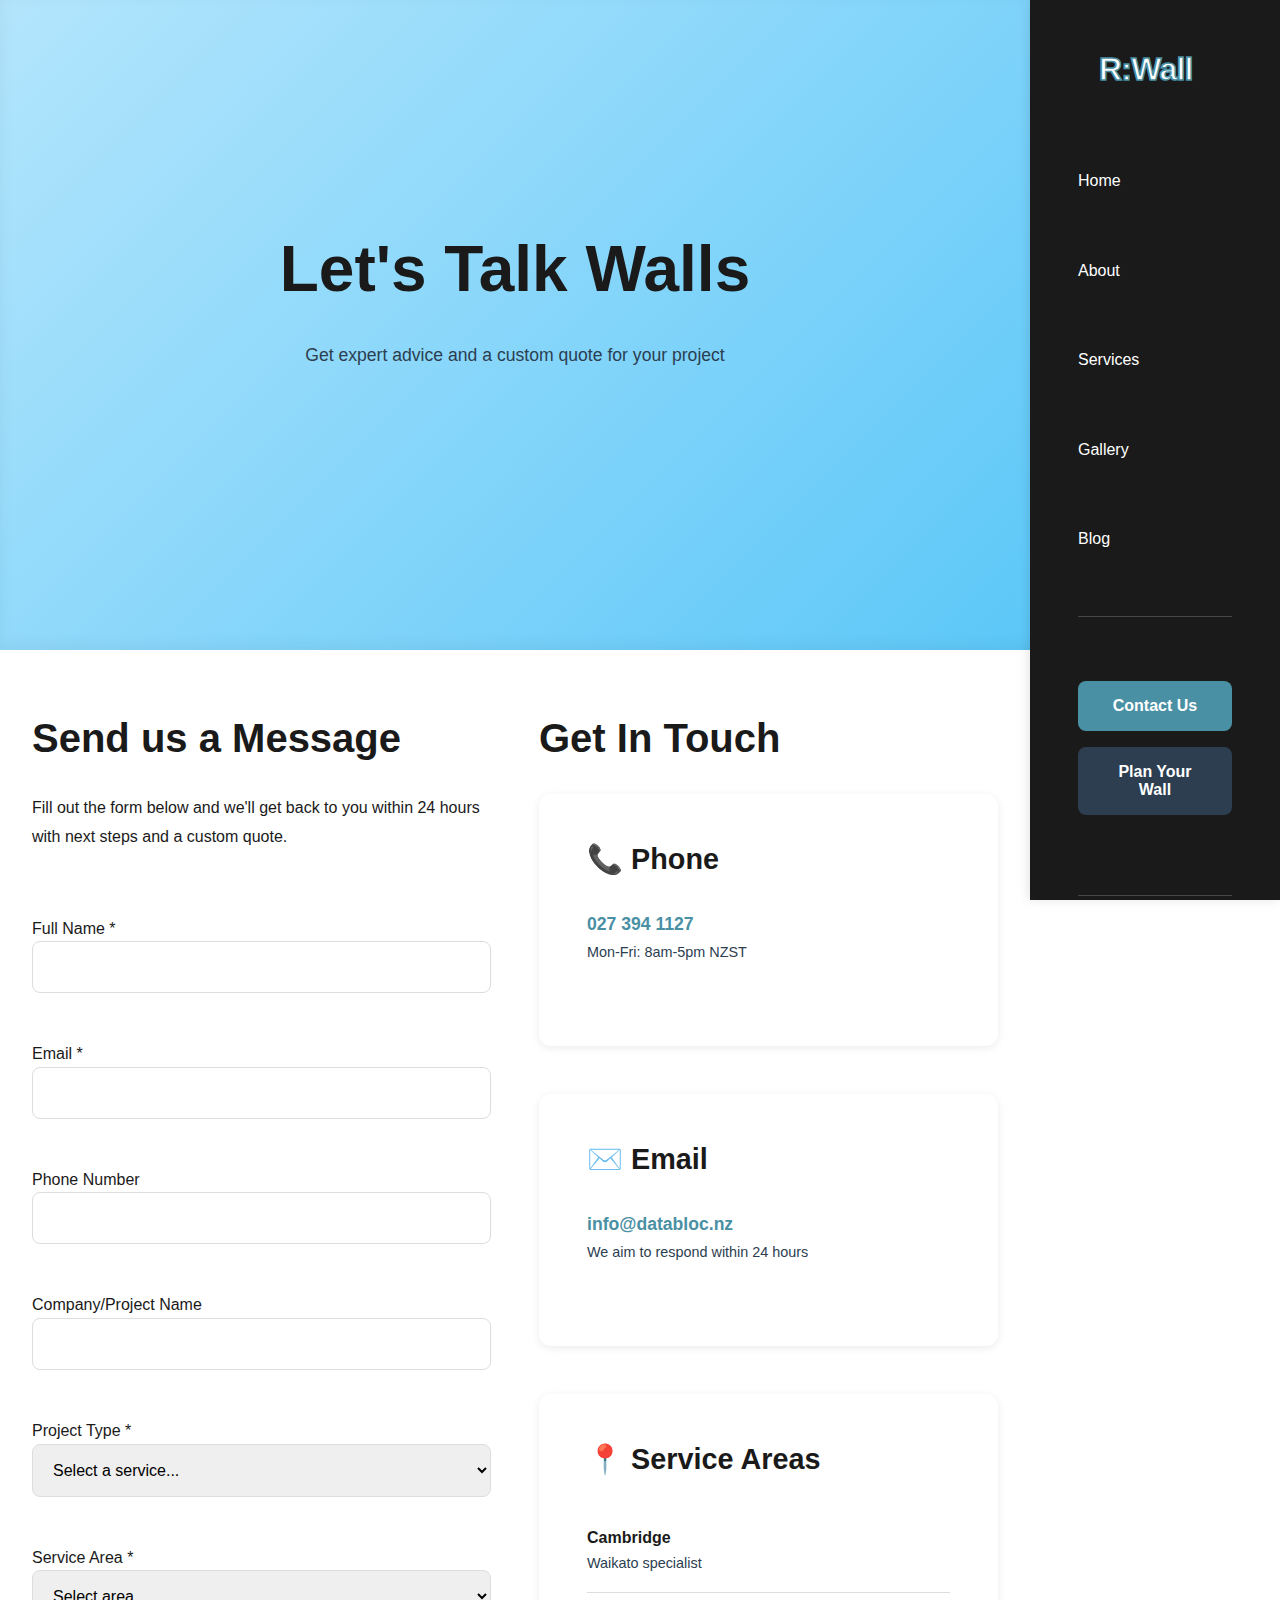
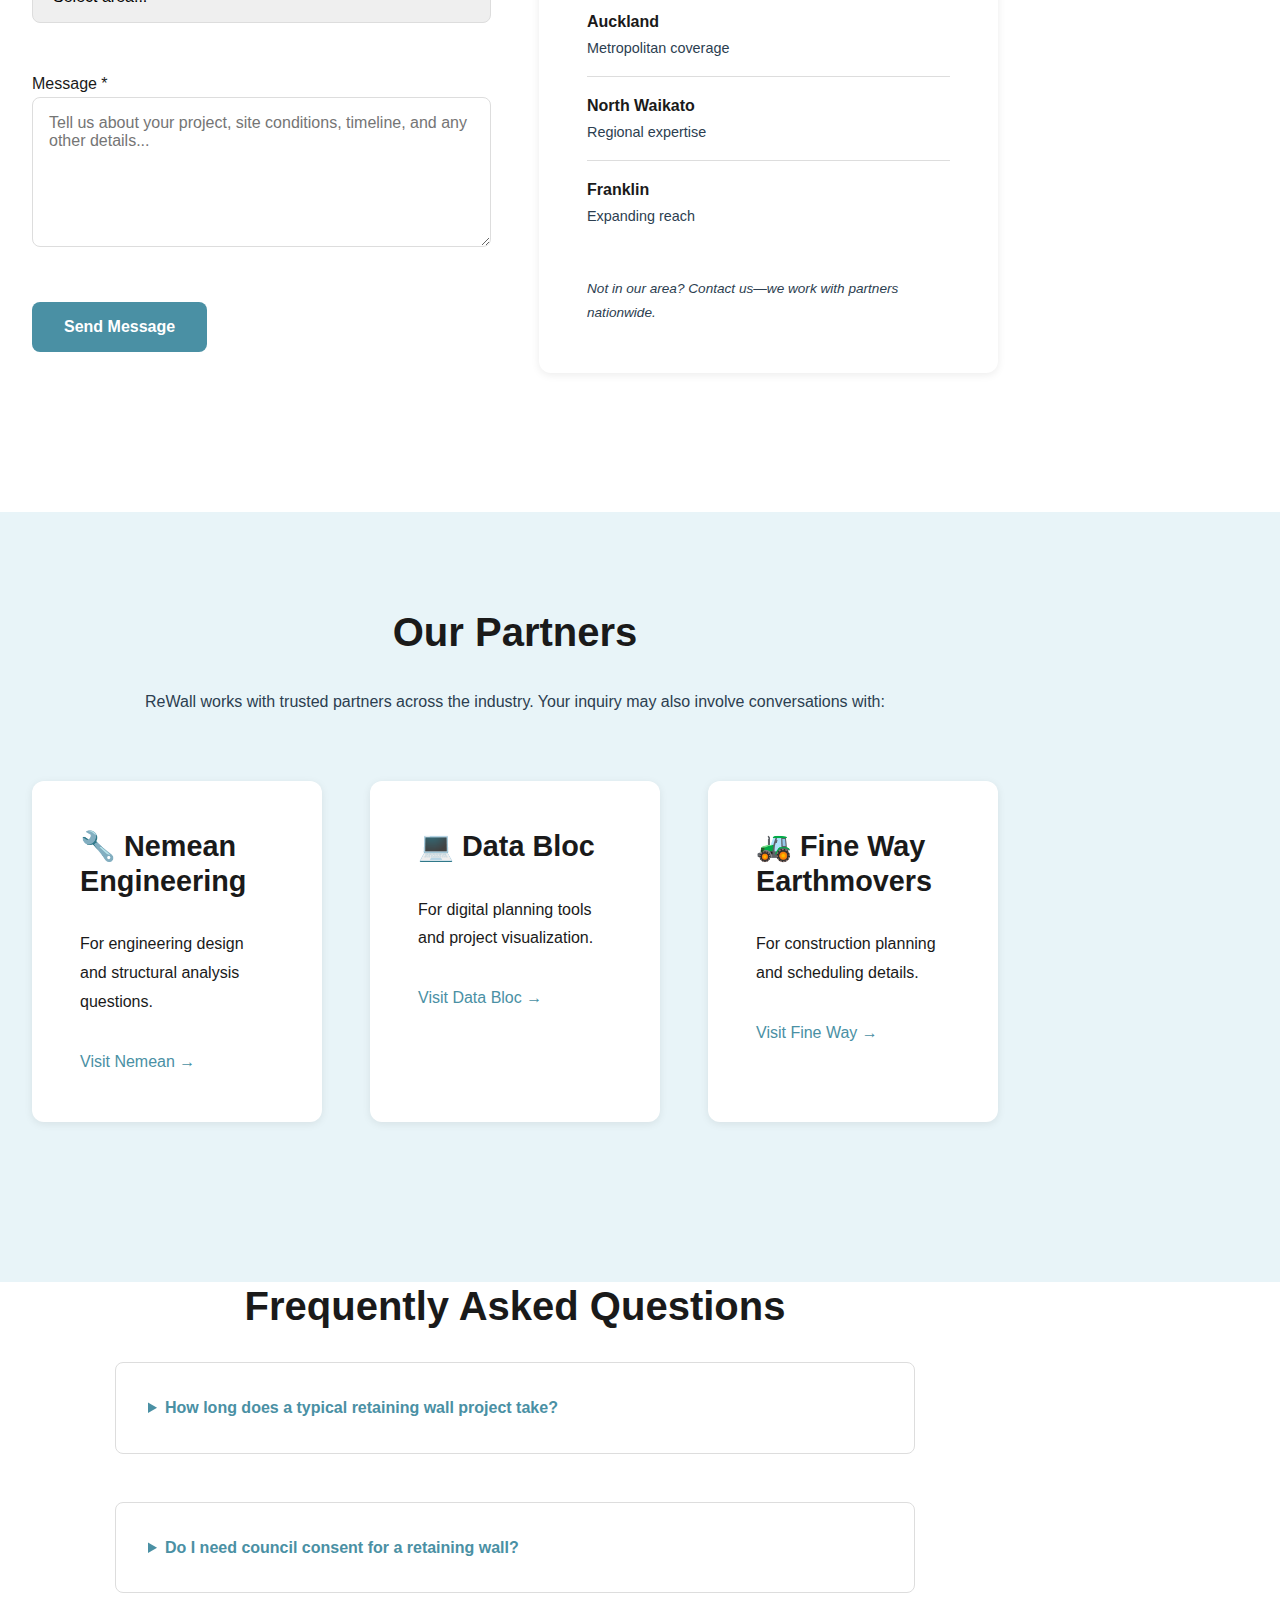
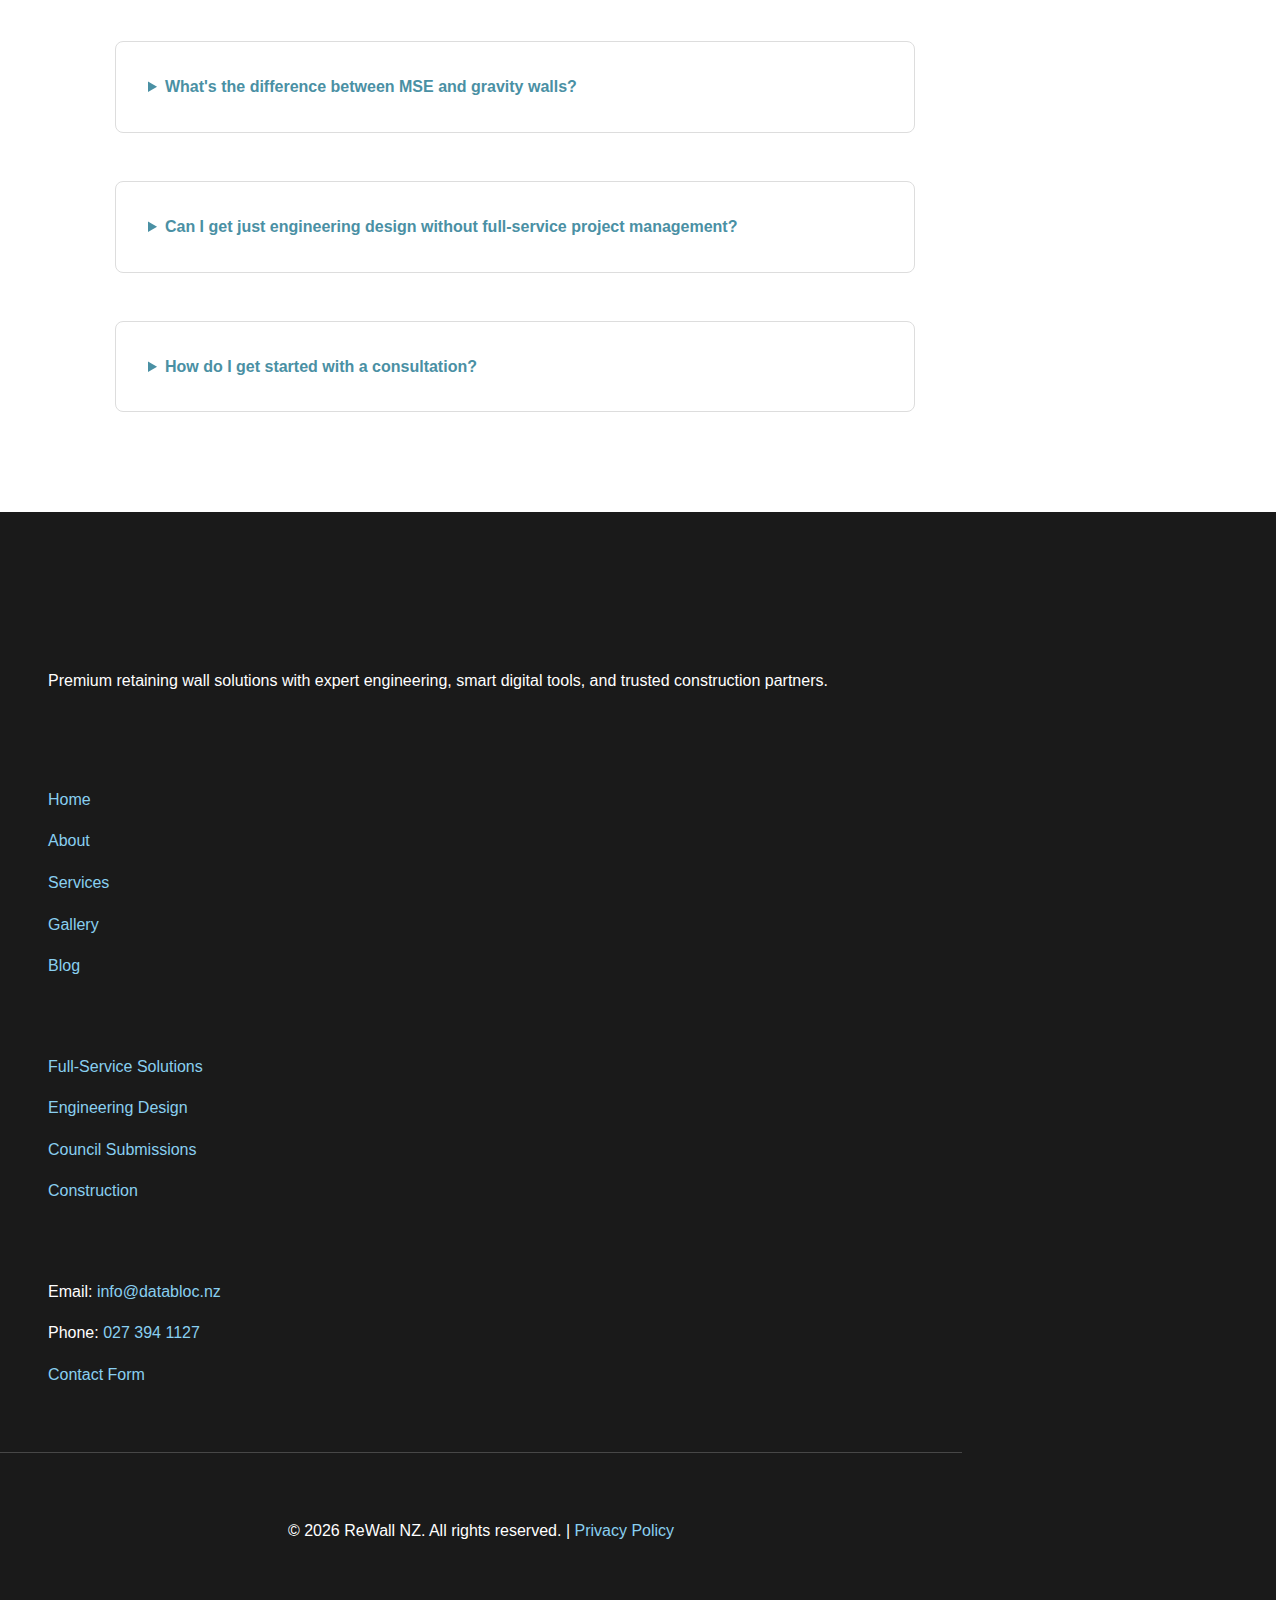
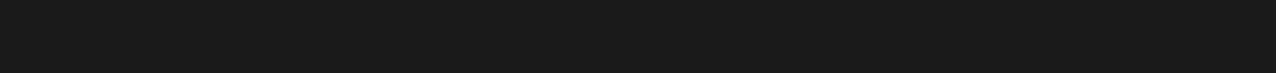
<file: contact.html>
<!DOCTYPE html>
<html lang="en">
<head>
    <meta charset="UTF-8">
    <meta name="viewport" content="width=device-width, initial-scale=1.0">
    <meta name="description" content="Contact ReWall NZ - Request a quote or ask questions about retaining wall solutions. We serve Cambridge, Auckland, North Waikato, and Franklin.">
    <meta name="keywords" content="contact rewall, retaining wall quote, contact form">
    
    <meta property="og:title" content="Contact - ReWall NZ">
    <meta property="og:description" content="Get in touch with ReWall NZ for a free consultation">
    
    <title>Contact ReWall NZ</title>
    <link rel="stylesheet" href="css/styles.css">
</head>
<body>
    <!-- Navigation Sidebar -->
    <nav class="sidebar">
        <div class="logo">
            <svg viewBox="0 0 150 50" xmlns="http://www.w3.org/2000/svg">
                <text x="5" y="40" font-family="Arial, sans-serif" font-size="40" font-weight="bold" fill="#FFFFFF" stroke="#4A90A4" stroke-width="2">R:Wall</text>
            </svg>
        </div>
        <ul>
            <li><a href="index.html">Home</a></li>
            <li><a href="about.html">About</a></li>
            <li><a href="services.html">Services</a></li>
            <li><a href="gallery.html">Gallery</a></li>
            <li><a href="blog.html">Blog</a></li>
        </ul>
        
        <div class="divider"></div>
        
        <div class="cta-group">
            <button class="btn" onclick="window.location.href='#contact'">Contact Us</button>
            <button class="btn secondary" onclick="window.location.href='https://databloc.nz'">Plan Your Wall</button>
        </div>
        
        <div class="divider"></div>
        
        <ul>
            <li><a href="#contact">Contact Form</a></li>
        </ul>
    </nav>

    <button class="hamburger" id="hamburger">
        <span></span>
        <span></span>
        <span></span>
    </button>

    <main>
        <!-- Hero Section -->
        <section class="hero" id="contact">
            <div class="content">
                <h1>Let's Talk Walls</h1>
                <p class="subheadline">Get expert advice and a custom quote for your project</p>
            </div>
        </section>

        <!-- Contact Content -->
        <section class="container">
            <div class="grid grid-2" style="margin-bottom: var(--spacing-xxl);">
                <!-- Contact Form -->
                <div>
                    <h2>Send us a Message</h2>
                    <p>Fill out the form below and we'll get back to you within 24 hours with next steps and a custom quote.</p>
                    
                    <form name="contact" method="POST" data-netlify="true" netlify-honeypot="bot-field">
                        <input type="hidden" name="form-name" value="contact">
                        
                        <!-- Honeypot field -->
                        <p class="hidden">
                            <label>Don't fill this out: <input name="bot-field"></label>
                        </p>
                        
                        <label for="name">
                            Full Name *
                            <input type="text" id="name" name="name" required>
                        </label>
                        
                        <label for="email">
                            Email *
                            <input type="email" id="email" name="email" required>
                        </label>
                        
                        <label for="phone">
                            Phone Number
                            <input type="tel" id="phone" name="phone">
                        </label>
                        
                        <label for="company">
                            Company/Project Name
                            <input type="text" id="company" name="company">
                        </label>
                        
                        <label for="project-type">
                            Project Type *
                            <select id="project-type" name="project-type" required>
                                <option value="">Select a service...</option>
                                <option>Full-Service Solution</option>
                                <option>Engineering Design Only</option>
                                <option>Council Submission Support</option>
                                <option>Construction Oversight</option>
                                <option>Design Consultation</option>
                                <option>Other</option>
                            </select>
                        </label>
                        
                        <label for="service-area">
                            Service Area *
                            <select id="service-area" name="service-area" required>
                                <option value="">Select area...</option>
                                <option>Cambridge</option>
                                <option>Auckland</option>
                                <option>North Waikato</option>
                                <option>Franklin</option>
                                <option>Other (please specify)</option>
                            </select>
                        </label>
                        
                        <label for="message">
                            Message *
                            <textarea id="message" name="message" required placeholder="Tell us about your project, site conditions, timeline, and any other details..."></textarea>
                        </label>
                        
                        <button type="submit" class="btn">Send Message</button>
                    </form>
                </div>

                <!-- Contact Info -->
                <div>
                    <h2>Get In Touch</h2>
                    
                    <div class="card" style="margin-bottom: var(--spacing-lg);">
                        <h3 style="margin-top: 0;">📞 Phone</h3>
                        <p style="margin: 0;">
                            <a href="tel:+64273941127" style="font-size: 1.1rem; font-weight: 600;">027 394 1127</a>
                        </p>
                        <p style="color: var(--slate); font-size: 0.9rem;">Mon-Fri: 8am-5pm NZST</p>
                    </div>

                    <div class="card" style="margin-bottom: var(--spacing-lg);">
                        <h3 style="margin-top: 0;">✉️ Email</h3>
                        <p style="margin: 0;">
                            <a href="mailto:info@databloc.nz" style="font-size: 1.1rem; font-weight: 600;">info@databloc.nz</a>
                        </p>
                        <p style="color: var(--slate); font-size: 0.9rem;">We aim to respond within 24 hours</p>
                    </div>

                    <div class="card">
                        <h3 style="margin-top: 0;">📍 Service Areas</h3>
                        <ul style="list-style: none; padding: 0; margin: 0;">
                            <li style="padding: var(--spacing-sm) 0; border-bottom: 1px solid var(--border-gray);">
                                <strong>Cambridge</strong><br>
                                <span style="color: var(--slate); font-size: 0.9rem;">Waikato specialist</span>
                            </li>
                            <li style="padding: var(--spacing-sm) 0; border-bottom: 1px solid var(--border-gray);">
                                <strong>Auckland</strong><br>
                                <span style="color: var(--slate); font-size: 0.9rem;">Metropolitan coverage</span>
                            </li>
                            <li style="padding: var(--spacing-sm) 0; border-bottom: 1px solid var(--border-gray);">
                                <strong>North Waikato</strong><br>
                                <span style="color: var(--slate); font-size: 0.9rem;">Regional expertise</span>
                            </li>
                            <li style="padding: var(--spacing-sm) 0;">
                                <strong>Franklin</strong><br>
                                <span style="color: var(--slate); font-size: 0.9rem;">Expanding reach</span>
                            </li>
                        </ul>
                        <p style="color: var(--slate); font-size: 0.85rem; margin-top: var(--spacing-md); margin-bottom: 0;">
                            <em>Not in our area? Contact us—we work with partners nationwide.</em>
                        </p>
                    </div>
                </div>
            </div>
        </section>

        <!-- Partner Info -->
        <section class="alt-bg">
            <div class="container">
                <h2 style="text-align: center;">Our Partners</h2>
                <p style="text-align: center; color: var(--slate); margin-bottom: var(--spacing-xl);">
                    ReWall works with trusted partners across the industry. Your inquiry may also involve conversations with:
                </p>
                
                <div class="grid grid-3">
                    <div class="card">
                        <h3>🔧 Nemean Engineering</h3>
                        <p>For engineering design and structural analysis questions.</p>
                        <a href="https://www.nemean.nz/" target="_blank" rel="noopener">Visit Nemean →</a>
                    </div>
                    <div class="card">
                        <h3>💻 Data Bloc</h3>
                        <p>For digital planning tools and project visualization.</p>
                        <a href="https://databloc.nz/" target="_blank" rel="noopener">Visit Data Bloc →</a>
                    </div>
                    <div class="card">
                        <h3>🚜 Fine Way Earthmovers</h3>
                        <p>For construction planning and scheduling details.</p>
                        <a href="https://finewayearthmovers.co.nz/" target="_blank" rel="noopener">Visit Fine Way →</a>
                    </div>
                </div>
            </div>
        </section>

        <!-- FAQ Section -->
        <section class="container">
            <h2 style="text-align: center;">Frequently Asked Questions</h2>
            
            <div style="max-width: 800px; margin: 0 auto;">
                <details style="margin-bottom: var(--spacing-lg); border: 1px solid var(--border-gray); border-radius: var(--radius-md); padding: var(--spacing-md);">
                    <summary style="cursor: pointer; font-weight: 600; color: var(--teal-accent);">
                        How long does a typical retaining wall project take?
                    </summary>
                    <p style="margin-top: var(--spacing-md); color: var(--slate);">
                        Project timelines vary based on scope and complexity. A simple residential wall may take 6-8 weeks from design to completion, while commercial projects can take 3-6 months depending on council approval requirements and site conditions.
                    </p>
                </details>

                <details style="margin-bottom: var(--spacing-lg); border: 1px solid var(--border-gray); border-radius: var(--radius-md); padding: var(--spacing-md);">
                    <summary style="cursor: pointer; font-weight: 600; color: var(--teal-accent);">
                        Do I need council consent for a retaining wall?
                    </summary>
                    <p style="margin-top: var(--spacing-md); color: var(--slate);">
                        Most retaining walls require resource consent and building consent. The requirements depend on height, location, and local council rules. We handle all compliance and consent documentation as part of our full-service offering.
                    </p>
                </details>

                <details style="margin-bottom: var(--spacing-lg); border: 1px solid var(--border-gray); border-radius: var(--radius-md); padding: var(--spacing-md);">
                    <summary style="cursor: pointer; font-weight: 600; color: var(--teal-accent);">
                        What's the difference between MSE and gravity walls?
                    </summary>
                    <p style="margin-top: var(--spacing-md); color: var(--slate);">
                        Gravity walls rely on their weight to resist soil pressure, while MSE (Mechanically Stabilized Earth) walls use reinforcement layers to improve strength. MSE walls are often more cost-effective for taller structures. We recommend the best solution based on your site conditions.
                    </p>
                </details>

                <details style="margin-bottom: var(--spacing-lg); border: 1px solid var(--border-gray); border-radius: var(--radius-md); padding: var(--spacing-md);">
                    <summary style="cursor: pointer; font-weight: 600; color: var(--teal-accent);">
                        Can I get just engineering design without full-service project management?
                    </summary>
                    <p style="margin-top: var(--spacing-md); color: var(--slate);">
                        Absolutely. Our flexible "Mix & Match" service model lets you choose exactly what you need. Many builders select engineering design only, then manage construction themselves.
                    </p>
                </details>

                <details style="margin-bottom: var(--spacing-lg); border: 1px solid var(--border-gray); border-radius: var(--radius-md); padding: var(--spacing-md);">
                    <summary style="cursor: pointer; font-weight: 600; color: var(--teal-accent);">
                        How do I get started with a consultation?
                    </summary>
                    <p style="margin-top: var(--spacing-md); color: var(--slate);">
                        Fill out the contact form on this page or call us directly at 027 394 1127. We'll schedule a free initial consultation to assess your project and discuss the best approach.
                    </p>
                </details>
            </div>
        </section>

        <!-- Footer -->
        <footer>
            <div class="container">
                <div>
                    <h4>About ReWall</h4>
                    <p>Premium retaining wall solutions with expert engineering, smart digital tools, and trusted construction partners.</p>
                </div>
                <div>
                    <h4>Quick Links</h4>
                    <ul>
                        <li><a href="index.html">Home</a></li>
                        <li><a href="about.html">About</a></li>
                        <li><a href="services.html">Services</a></li>
                        <li><a href="gallery.html">Gallery</a></li>
                        <li><a href="blog.html">Blog</a></li>
                    </ul>
                </div>
                <div>
                    <h4>Services</h4>
                    <ul>
                        <li><a href="services.html">Full-Service Solutions</a></li>
                        <li><a href="services.html">Engineering Design</a></li>
                        <li><a href="services.html">Council Submissions</a></li>
                        <li><a href="services.html">Construction</a></li>
                    </ul>
                </div>
                <div>
                    <h4>Contact</h4>
                    <ul>
                        <li>Email: <a href="mailto:info@databloc.nz">info@databloc.nz</a></li>
                        <li>Phone: <a href="tel:+64273941127">027 394 1127</a></li>
                        <li><a href="#contact">Contact Form</a></li>
                    </ul>
                </div>
            </div>
            <div class="footer-bottom">
                <p>&copy; 2026 ReWall NZ. All rights reserved. | <a href="#privacy">Privacy Policy</a></p>
            </div>
        </footer>
    </main>

    <script src="js/scripts.js"></script>
</body>
</html>
</file>
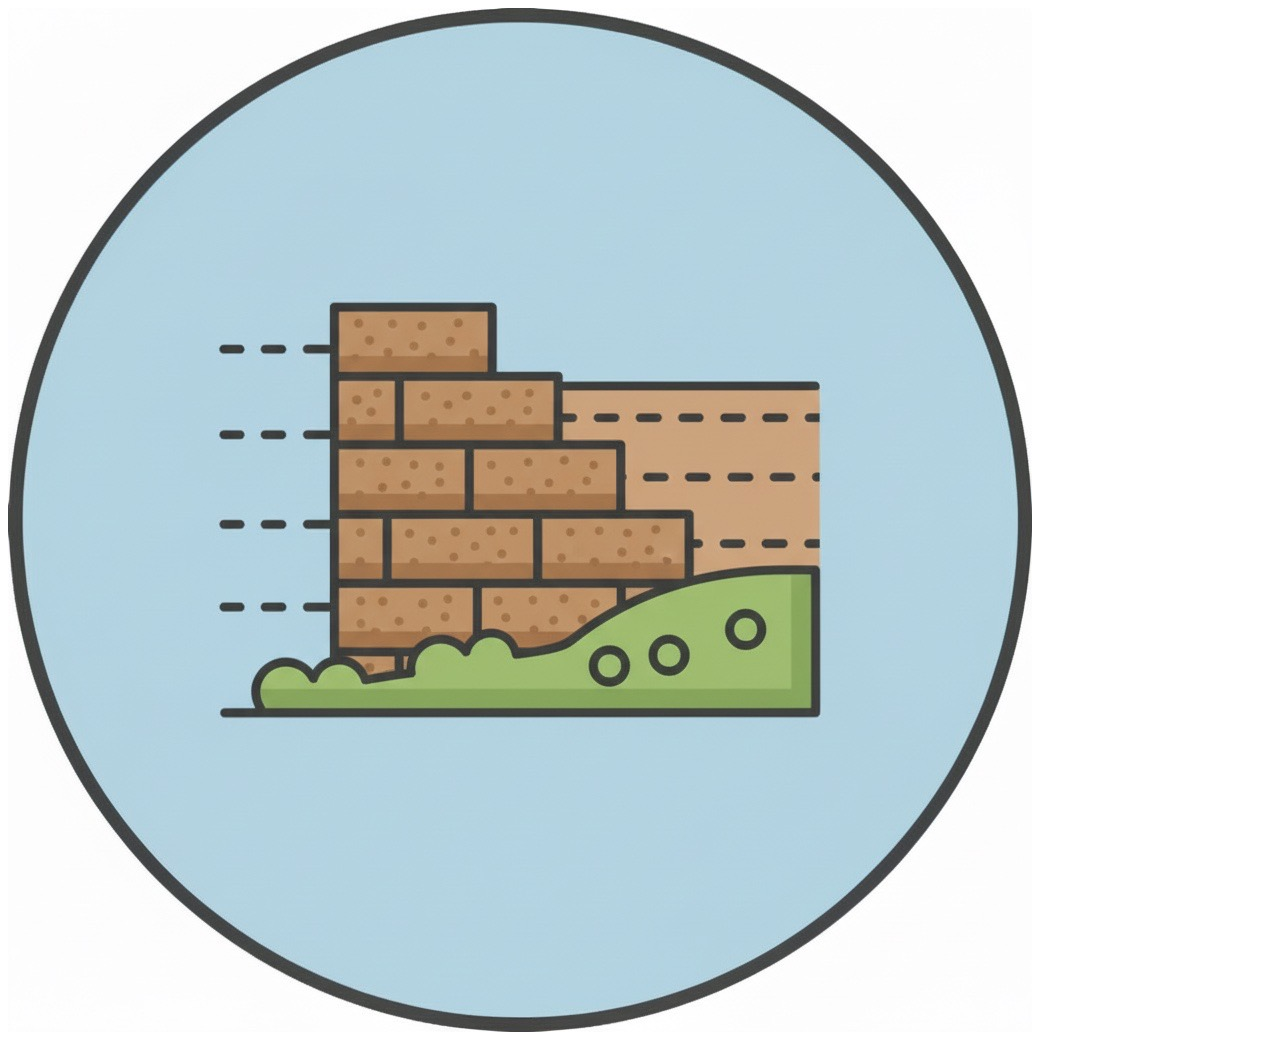
<file: images/icons/Block Animation.html>
<!DOCTYPE html><html><head><meta charset='utf-8'><title>Converted document</title></head><body><div><img alt='' src='[data-uri]'/></div></body>
</file>
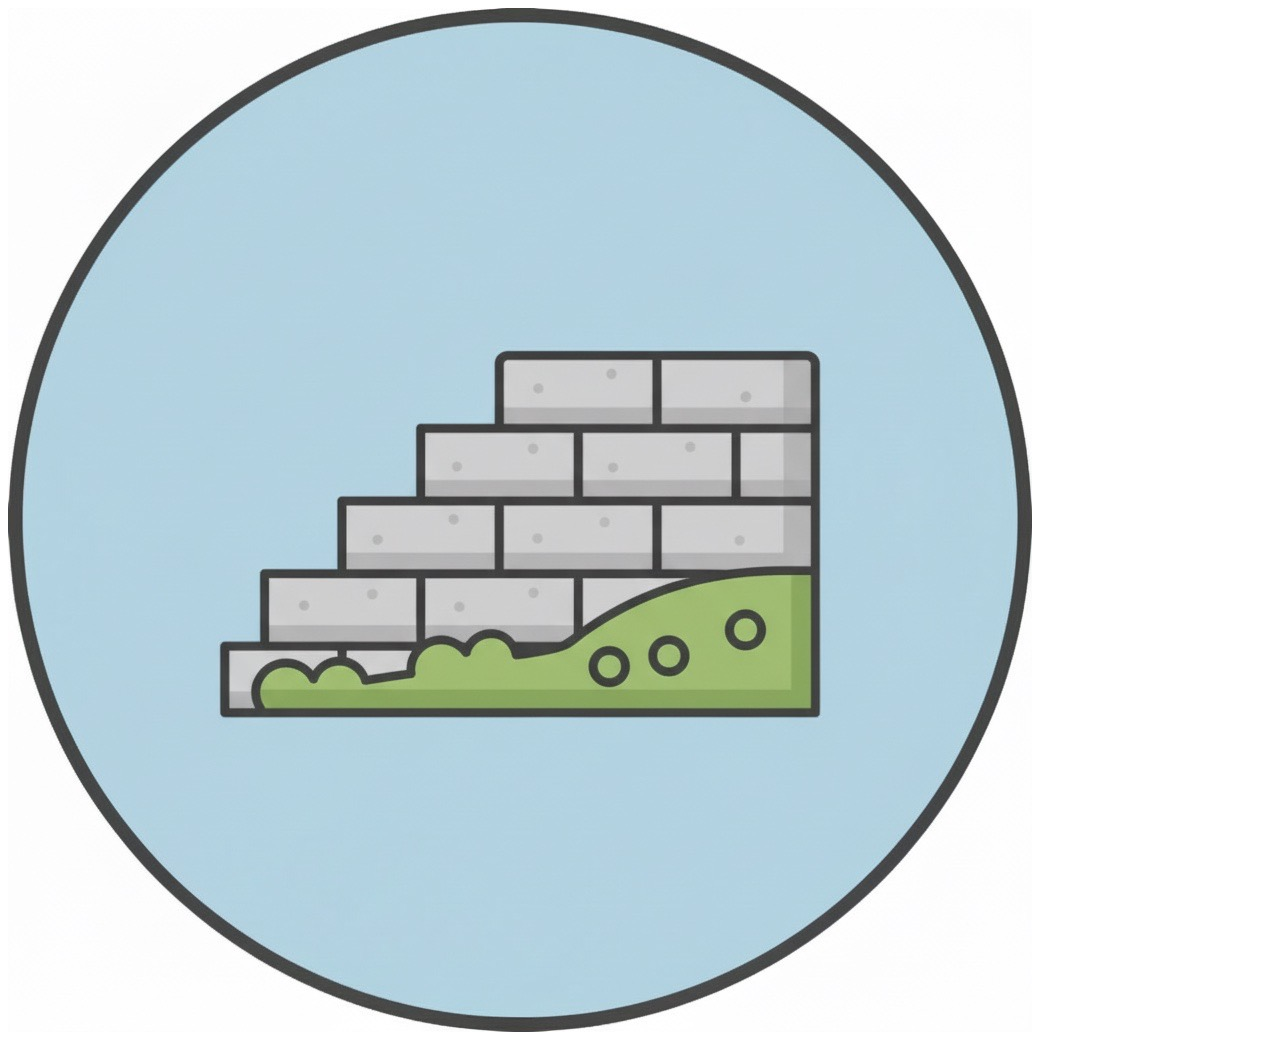
<file: images/icons/Concrete Animation.html>
<!DOCTYPE html><html><head><meta charset='utf-8'><title>Converted document</title></head><body><div><img alt='' src='[data-uri]'/></div></body>
</file>
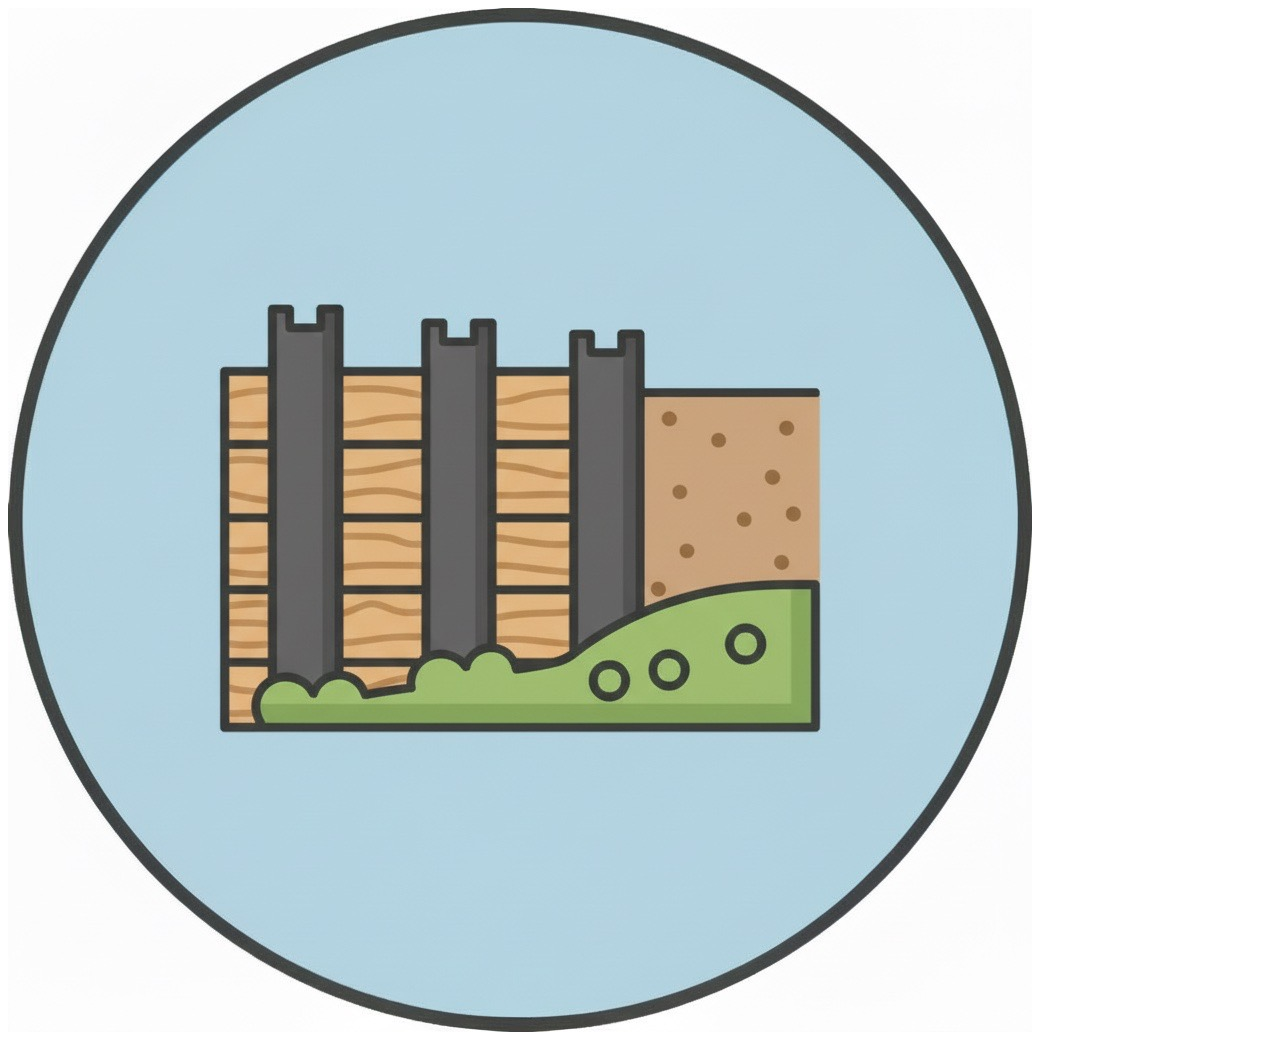
<file: images/icons/Steel and Timber Animation.html>
<!DOCTYPE html><html><head><meta charset='utf-8'><title>Converted document</title></head><body><div><img alt='' src='[data-uri]'/></div></body>
</file>
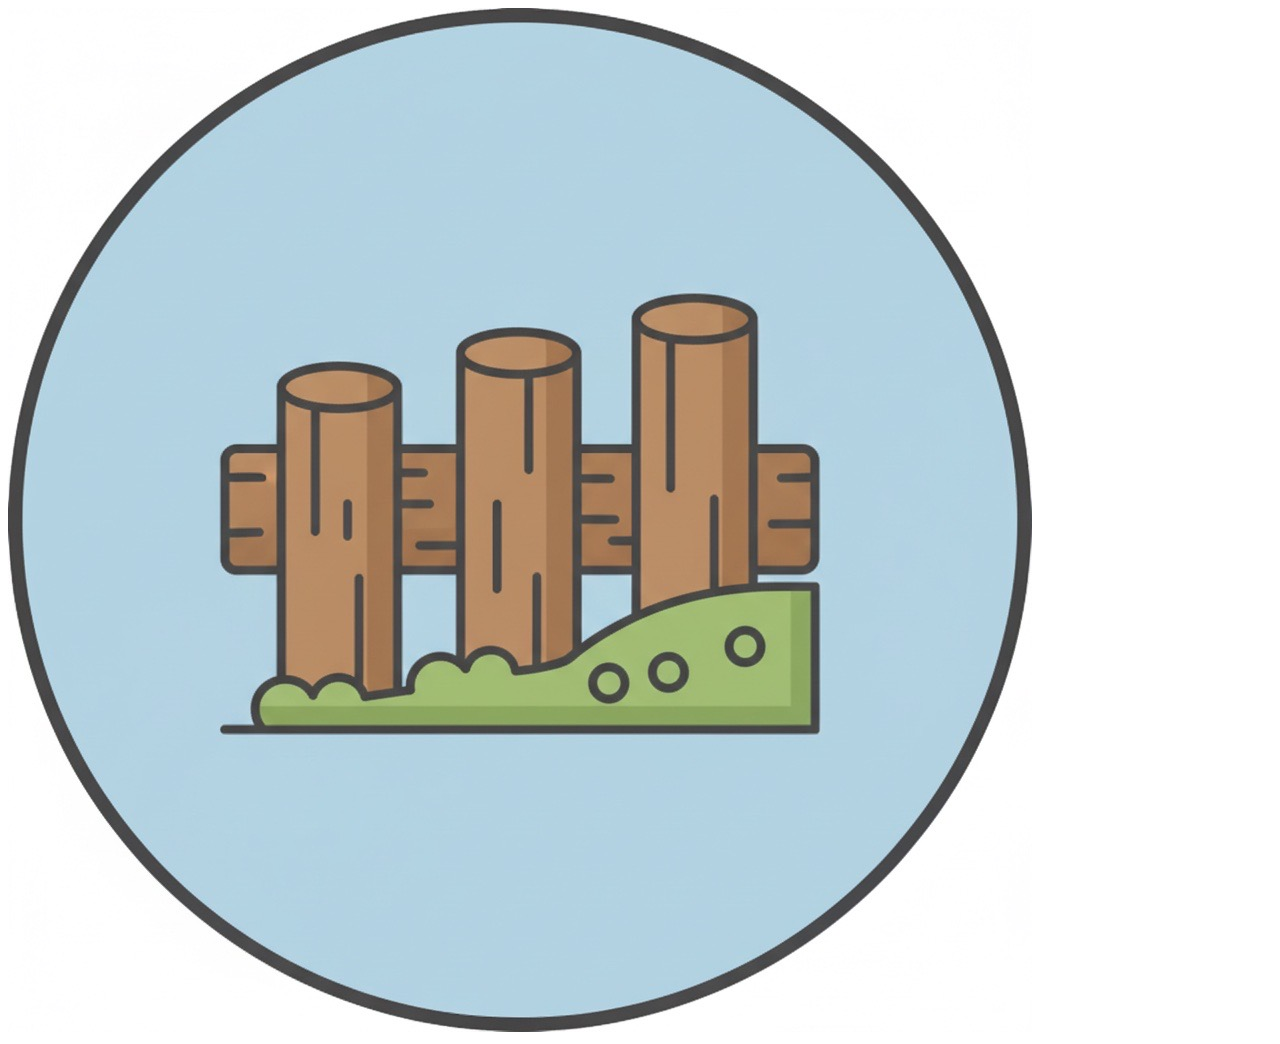
<file: images/icons/Timber Animation.html>
<!DOCTYPE html><html><head><meta charset='utf-8'><title>Converted document</title></head><body><div><img alt='' src='[data-uri]'/></div></body>
</file>
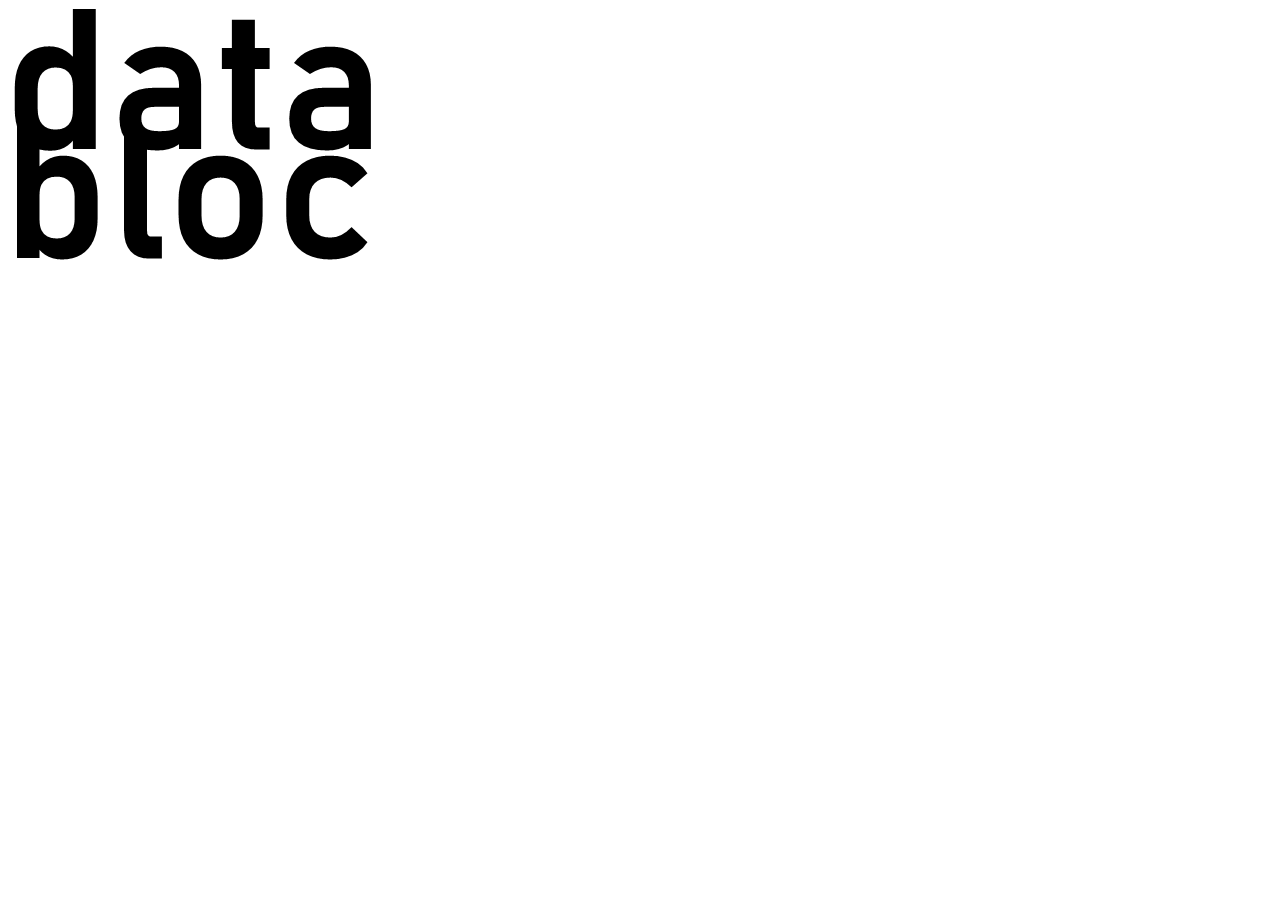
<file: images/Logos/2.data bloc.html>
<!DOCTYPE html><html><head><meta charset="utf-8"><title>2.data bloc.png</title></head><body><img src="[data-uri]" alt="2.data bloc.png"/></body></html>
</file>
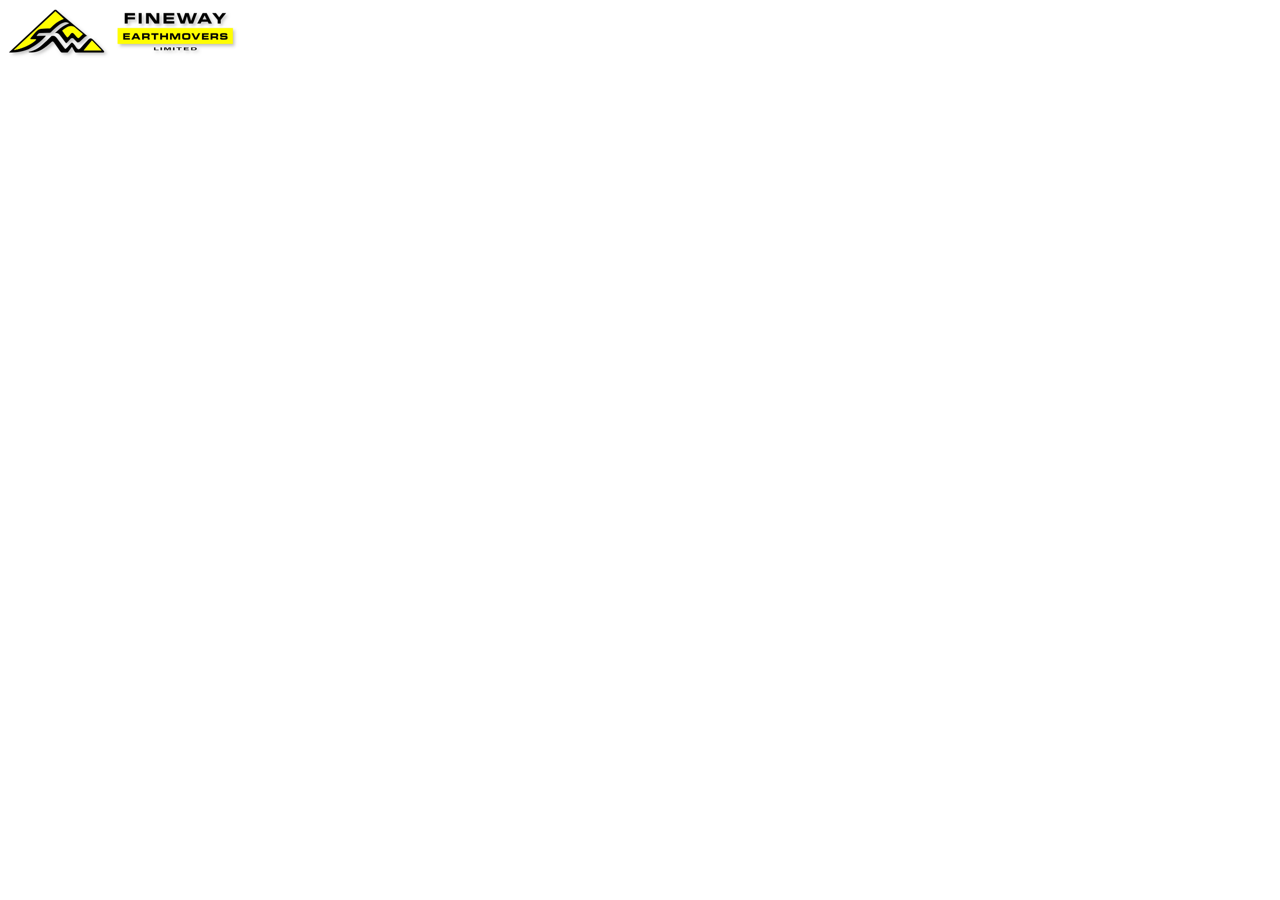
<file: images/Logos/3.Fineway.html>
<!DOCTYPE html><html><head><meta charset="utf-8"><title>3.Fineway.png</title></head><body><img src="[data-uri]" alt="3.Fineway.png"/></body></html>
</file>
<file: css/styles.css>
/* ===================================
   REWALL NZ - COMPLETE STYLESHEET
   Brand: R:Wall - Premium Retaining Walls
   Last Updated: January 2026
   =================================== */

/* ROOT VARIABLES & COLOR PALETTE */
:root {
    --primary-black: #1a1a1a;
    --baby-blue: #89CFF0;
    --slate: #2C3E50;
    --soft-blue: #E8F4F8;
    --white: #FFFFFF;
    --dark-text: #1a1a1a;
    --teal-accent: #4A90A4;
    --light-gray: #f5f5f5;
    --border-gray: #ddd;
    
    /* Typography */
    --font-primary: -apple-system, BlinkMacSystemFont, 'Segoe UI', Roboto, 'Helvetica Neue', Arial, sans-serif;
    --font-mono: 'Monaco', 'Courier New', monospace;
    
    /* Spacing */
    --spacing-xs: 0.5rem;
    --spacing-sm: 1rem;
    --spacing-md: 2rem;
    --spacing-lg: 3rem;
    --spacing-xl: 4rem;
    --spacing-xxl: 6rem;
    
    /* Border radius */
    --radius-sm: 4px;
    --radius-md: 8px;
    --radius-lg: 12px;
    
    /* Transitions */
    --transition: all 0.3s ease;
}

/* ===================================
   RESET & BASE STYLES
   =================================== */
* {
    margin: 0;
    padding: 0;
    box-sizing: border-box;
}

html {
    scroll-behavior: smooth;
    font-size: 16px;
}

body {
    font-family: var(--font-primary);
    line-height: 1.6;
    color: var(--dark-text);
    background-color: var(--white);
    overflow-x: hidden;
}

/* Typography */
h1, h2, h3, h4, h5, h6 {
    font-weight: 600;
    line-height: 1.2;
    margin-bottom: var(--spacing-md);
    color: var(--dark-text);
}

h1 {
    font-size: 3.5rem;
}

h2 {
    font-size: 2.5rem;
}

h3 {
    font-size: 1.8rem;
}

h4 {
    font-size: 1.4rem;
}

h5 {
    font-size: 1.1rem;
}

h6 {
    font-size: 1rem;
}

p {
    margin-bottom: var(--spacing-md);
    font-size: 1rem;
    line-height: 1.8;
}

a {
    color: var(--teal-accent);
    text-decoration: none;
    transition: var(--transition);
}

a:hover {
    color: var(--slate);
}

/* ===================================
   LAYOUT STRUCTURE
   =================================== */

/* Main container */
.container {
    max-width: 1200px;
    margin: 0 auto;
    padding: 0 var(--spacing-md);
}

.container-full {
    width: 100%;
}

/* Navigation Sidebar */
nav.sidebar {
    position: fixed;
    right: 0;
    top: 0;
    width: 250px;
    height: 100vh;
    background-color: var(--primary-black);
    color: var(--white);
    padding: var(--spacing-lg);
    overflow-y: auto;
    z-index: 1000;
    box-shadow: -2px 0 10px rgba(0, 0, 0, 0.1);
}

nav.sidebar .logo {
    font-size: 1.8rem;
    font-weight: 700;
    margin-bottom: var(--spacing-xl);
    color: var(--white);
    letter-spacing: -1px;
    display: flex;
    align-items: center;
    justify-content: center;
    width: 100%;
}

nav.sidebar .logo svg {
    width: 100%;
    height: auto;
    max-width: 120px;
}

nav.sidebar ul {
    list-style: none;
}

nav.sidebar li {
    margin-bottom: var(--spacing-md);
}

nav.sidebar a {
    color: var(--white);
    font-size: 1rem;
    display: block;
    padding: var(--spacing-sm) 0;
    transition: var(--transition);
    position: relative;
}

nav.sidebar a:hover {
    color: var(--baby-blue);
    padding-left: var(--spacing-sm);
}

nav.sidebar a::before {
    content: '';
    position: absolute;
    left: 0;
    bottom: 0;
    width: 0;
    height: 2px;
    background-color: var(--teal-accent);
    transition: var(--transition);
}

nav.sidebar a:hover::before {
    width: 20px;
}

/* Active page indicator */
nav.sidebar a.active {
    color: var(--teal-accent);
    padding-left: var(--spacing-sm);
    font-weight: 600;
}

nav.sidebar a.active::before {
    width: 25px;
    height: 3px;
    background: linear-gradient(90deg, var(--teal-accent), var(--baby-blue));
}

nav.sidebar a.active::after {
    content: '';
    position: absolute;
    right: 0;
    top: 50%;
    transform: translateY(-50%);
    width: 4px;
    height: 4px;
    background-color: var(--teal-accent);
    border-radius: 50%;
    box-shadow: 0 0 8px var(--teal-accent);
}

/* Divider in sidebar */
nav.sidebar .divider {
    height: 1px;
    background-color: rgba(255, 255, 255, 0.2);
    margin: var(--spacing-lg) 0;
}

/* CTA buttons in sidebar */
nav.sidebar .cta-group {
    margin: var(--spacing-xl) 0;
}

nav.sidebar .cta-group button {
    width: 100%;
    margin-bottom: var(--spacing-sm);
}

/* Main content area (account for sidebar) */
main {
    margin-right: 250px;
}

/* Hamburger menu (mobile) */
.hamburger {
    display: none;
    flex-direction: column;
    cursor: pointer;
    position: fixed;
    top: var(--spacing-md);
    right: var(--spacing-md);
    z-index: 1001;
    background: none;
    border: none;
    gap: 6px;
}

.hamburger span {
    width: 25px;
    height: 3px;
    background-color: var(--primary-black);
    border-radius: var(--radius-sm);
    transition: var(--transition);
}

.hamburger.active span:nth-child(1) {
    transform: rotate(45deg) translate(10px, 10px);
}

.hamburger.active span:nth-child(2) {
    opacity: 0;
}

.hamburger.active span:nth-child(3) {
    transform: rotate(-45deg) translate(7px, -7px);
}

/* ===================================
   BUTTONS & FORMS
   =================================== */

button, .btn, input[type="submit"], input[type="button"] {
    padding: var(--spacing-sm) var(--spacing-md);
    background-color: var(--teal-accent);
    color: var(--white);
    border: none;
    border-radius: var(--radius-md);
    font-size: 1rem;
    font-weight: 600;
    cursor: pointer;
    transition: var(--transition);
    display: inline-block;
    text-align: center;
}

button:hover, .btn:hover, input[type="submit"]:hover, input[type="button"]:hover {
    background-color: var(--slate);
    transform: translateY(-2px);
    box-shadow: 0 4px 12px rgba(0, 0, 0, 0.15);
}

button.secondary {
    background-color: var(--slate);
}

button.secondary:hover {
    background-color: var(--teal-accent);
}

button.outline {
    background-color: transparent;
    border: 2px solid var(--teal-accent);
    color: var(--teal-accent);
}

button.outline:hover {
    background-color: var(--teal-accent);
    color: var(--white);
}

/* Forms */
form {
    max-width: 600px;
    margin: var(--spacing-xl) auto;
}

label {
    display: block;
    margin-bottom: var(--spacing-sm);
    font-weight: 500;
    color: var(--dark-text);
}

input[type="text"],
input[type="email"],
input[type="tel"],
input[type="number"],
textarea,
select {
    width: 100%;
    padding: var(--spacing-sm);
    margin-bottom: var(--spacing-md);
    border: 1px solid var(--border-gray);
    border-radius: var(--radius-md);
    font-family: var(--font-primary);
    font-size: 1rem;
    transition: var(--transition);
}

input[type="text"]:focus,
input[type="email"]:focus,
input[type="tel"]:focus,
input[type="number"]:focus,
textarea:focus,
select:focus {
    outline: none;
    border-color: var(--teal-accent);
    box-shadow: 0 0 0 3px rgba(74, 144, 164, 0.1);
}

textarea {
    resize: vertical;
    min-height: 150px;
}

/* Honeypot field (hidden) */
p.hidden {
    display: none;
}

/* ===================================
   SECTIONS & LAYOUT BLOCKS
   =================================== */

section {
    padding: var(--spacing-xxl) 0;
}

section.hero {
    background: linear-gradient(135deg, #B3E5FC 0%, #81D4FA 50%, #4FC3F7 100%);
    padding: calc(var(--spacing-xxl) * 1.2) 0;
    position: relative;
    overflow: hidden;
    min-height: 650px;
    display: flex;
    align-items: center;
    justify-content: center;
    box-shadow: inset 0 -5px 15px rgba(0, 0, 0, 0.05);
    margin-right: -250px;
    padding-right: 250px;
}

section.hero .content {
    text-align: center;
    max-width: 900px;
    z-index: 2;
    position: relative;
    padding: var(--spacing-lg) var(--spacing-md);
    margin-right: 0;
}

section.hero h1 {
    color: var(--primary-black);
    font-size: 4rem;
    margin-bottom: var(--spacing-md);
    font-weight: 700;
}

section.hero .subheadline {
    font-size: 1.1rem;
    color: var(--slate);
    margin-bottom: var(--spacing-lg);
    font-weight: 400;
}

section.hero .cta-container {
    display: flex;
    gap: var(--spacing-md);
    justify-content: center;
    flex-wrap: wrap;
}

section.alt-bg {
    background-color: var(--soft-blue);
    margin-right: -250px;
    padding-right: 250px;
}

/* Grid layouts */
.grid {
    display: grid;
    gap: var(--spacing-lg);
    margin: var(--spacing-xl) 0;
    align-items: start;
}

.grid-2 {
    grid-template-columns: repeat(auto-fit, minmax(300px, 1fr));
}

.grid-3 {
    grid-template-columns: repeat(auto-fit, minmax(280px, 1fr));
    align-items: stretch;
}

.grid-4 {
    grid-template-columns: repeat(auto-fit, minmax(200px, 1fr));
}

/* Cards */
.card {
    background-color: var(--white);
    border-radius: var(--radius-lg);
    padding: var(--spacing-lg);
    box-shadow: 0 2px 8px rgba(0, 0, 0, 0.08);
    transition: var(--transition);
}

.card:hover {
    box-shadow: 0 8px 24px rgba(0, 0, 0, 0.12);
    transform: translateY(-4px);
}

.card img {
    width: 100%;
    height: auto;
    border-radius: var(--radius-md);
    margin-bottom: var(--spacing-md);
    object-fit: cover;
}

.card h3 {
    margin-top: 0;
}

.card-badge {
    display: inline-block;
    background-color: var(--teal-accent);
    color: var(--white);
    padding: var(--spacing-xs) var(--spacing-sm);
    border-radius: var(--radius-sm);
    font-size: 0.85rem;
    font-weight: 600;
    margin-bottom: var(--spacing-sm);
}

/* Value proposition cards */
.value-card {
    text-align: center;
    padding: var(--spacing-lg);
    display: flex;
    flex-direction: column;
    align-items: center;
    height: 100%;
}

.value-card .icon {
    font-size: 3rem;
    margin-bottom: var(--spacing-md);
}

.value-card .value-icon {
    width: 120px;
    height: 120px;
    margin: 0 auto var(--spacing-md);
    display: block;
}

.value-card h3 {
    color: var(--primary-black);
    text-align: center;
    min-height: 2.5em;
    display: flex;
    align-items: center;
    justify-content: center;
}

.value-card p {
    font-size: 0.95rem;
    color: var(--slate);
    text-align: center;
}

/* ===================================
   HERO SVG ANIMATION
   =================================== */

.hero-animation {
    position: absolute;
    top: 0;
    left: 0;
    width: 100%;
    height: 100%;
    opacity: 0.3;
    z-index: 1;
}

/* SVG animations */
@keyframes line-straighten {
    0% {
        transform: rotate(var(--rotation, 0deg));
        opacity: 1;
    }
    70% {
        transform: rotate(0deg);
        opacity: 1;
    }
    100% {
        transform: rotate(0deg);
        opacity: 0.6;
    }
}

@keyframes pulse-grid {
    0%, 100% {
        opacity: 0.3;
    }
    50% {
        opacity: 0.6;
    }
}

svg.animation line {
    animation: line-straighten 8s ease-in-out infinite;
}

/* ===================================
   GALLERY STYLES
   =================================== */

.gallery-grid {
    grid-template-columns: repeat(auto-fill, minmax(320px, 1fr));
    gap: var(--spacing-lg);
}

.project-card {
    position: relative;
    overflow: hidden;
    border-radius: var(--radius-lg);
    cursor: pointer;
    background-color: var(--white);
    box-shadow: 0 4px 12px rgba(0, 0, 0, 0.08);
    transition: var(--transition);
    display: flex;
    flex-direction: column;
    height: 100%;
}

.project-card:hover {
    box-shadow: 0 12px 28px rgba(74, 144, 164, 0.15);
    transform: translateY(-4px);
}

.project-card img {
    width: 100%;
    height: 280px;
    object-fit: cover;
    transition: all 0.4s ease;
    display: block;
}

.project-card:hover img {
    transform: scale(1.08);
    filter: brightness(0.95);
}

/* Home page featured projects - blueish grayscale effect */
section.alt-bg .project-card img {
    filter: grayscale(100%) sepia(20%) hue-rotate(170deg) saturate(0.8) brightness(1.05);
}

section.alt-bg .project-card:hover img {
    filter: grayscale(0%) brightness(1);
    transform: scale(1.08);
}

/* Keep icon badges in full color at all times */
section.alt-bg .project-card div[style*="position: absolute"] img {
    filter: none !important;
}

/* Partner logo links */
.partner-link {
    display: inline-block;
    transition: all 0.3s ease;
    cursor: pointer;
    text-decoration: none;
}

/* Partner logos */
.partner-logo {
    transition: all 0.4s ease;
}

.partner-link:hover .partner-logo {
    filter: brightness(1.1);
    transform: scale(1.05);
}

/* Fineway logo - black and white */
.fineway-bw {
    filter: grayscale(100%);
}

.partner-link:hover .fineway-bw {
    filter: grayscale(100%) brightness(1.1);
}

.project-info {
    padding: var(--spacing-lg);
    background-color: var(--white);
    flex-grow: 1;
    display: flex;
    flex-direction: column;
}

.project-info h4 {
    margin-top: 0;
    margin-bottom: var(--spacing-sm);
    color: var(--primary-black);
    font-size: 1.15rem;
}

.project-description {
    font-size: 0.9rem;
    color: var(--slate);
    margin-bottom: var(--spacing-md);
    flex-grow: 1;
    line-height: 1.5;
}

.card-badge {
    display: inline-block;
    background-color: var(--soft-blue);
    color: var(--teal-accent);
    font-size: 0.8rem;
    font-weight: 600;
    padding: 4px 12px;
    border-radius: 20px;
    margin-bottom: var(--spacing-sm);
    text-transform: uppercase;
    letter-spacing: 0.5px;
}

.project-link {
    color: var(--teal-accent);
    font-weight: 600;
    display: inline-flex;
    align-items: center;
    gap: var(--spacing-xs);
    margin-top: auto;
}

.project-link:hover {
    gap: var(--spacing-sm);
}

/* Lightbox */
.lightbox {
    display: none;
    position: fixed;
    z-index: 999;
    left: 0;
    top: 0;
    width: 100%;
    height: 100%;
    background-color: rgba(0, 0, 0, 0.9);
    animation: fade-in 0.3s;
    overflow: auto;
    padding: 20px;
    box-sizing: border-box;
}

.lightbox.active {
    display: flex;
    align-items: center;
    justify-content: center;
}

.lightbox-content {
    position: relative;
    max-width: 95%;
    max-height: 95vh;
    display: flex;
    flex-direction: column;
    align-items: center;
}

.lightbox img {
    max-width: 100%;
    max-height: 85vh;
    width: auto;
    height: auto;
    object-fit: contain;
    border-radius: var(--radius-lg);
    box-shadow: 0 10px 50px rgba(0, 0, 0, 0.5);
}

.lightbox-close {
    position: fixed;
    top: 20px;
    right: 30px;
    color: var(--white);
    font-size: 3rem;
    cursor: pointer;
    font-weight: bold;
    background: rgba(0, 0, 0, 0.5);
    border: none;
    width: 50px;
    height: 50px;
    border-radius: 50%;
    display: flex;
    align-items: center;
    justify-content: center;
    transition: var(--transition);
    z-index: 1000;
}

.lightbox-close:hover {
    color: var(--baby-blue);
    background: rgba(0, 0, 0, 0.8);
}

/* ===================================
   BLOG STYLES
   =================================== */

.blog-grid {
    grid-template-columns: repeat(auto-fill, minmax(320px, 1fr));
    gap: var(--spacing-lg);
}

.blog-card {
    border-radius: var(--radius-lg);
    overflow: hidden;
    background-color: var(--white);
    box-shadow: 0 2px 8px rgba(0, 0, 0, 0.08);
    transition: var(--transition);
}

.blog-card:hover {
    box-shadow: 0 8px 24px rgba(0, 0, 0, 0.12);
    transform: translateY(-4px);
}

.blog-card img {
    width: 100%;
    height: 120px;
    object-fit: cover;
}

.blog-card-content {
    padding: var(--spacing-lg);
}

.blog-meta {
    display: flex;
    gap: var(--spacing-md);
    font-size: 0.85rem;
    color: var(--slate);
    margin-bottom: var(--spacing-sm);
}

.blog-meta-item {
    display: flex;
    align-items: center;
    gap: 4px;
}

.blog-card h3 {
    margin-top: 0;
    margin-bottom: var(--spacing-md);
}

.blog-excerpt {
    font-size: 0.95rem;
    color: var(--slate);
    margin-bottom: var(--spacing-md);
    line-height: 1.6;
}

.read-more {
    color: var(--teal-accent);
    font-weight: 600;
    display: inline-flex;
    align-items: center;
    gap: var(--spacing-xs);
}

.read-more:hover {
    gap: var(--spacing-sm);
}

/* Blog post template */
.post-hero {
    background-color: var(--soft-blue);
    padding: var(--spacing-xxl) 0;
    text-align: center;
}

.post-hero h1 {
    color: var(--primary-black);
}

.post-header {
    display: flex;
    gap: var(--spacing-lg);
    justify-content: center;
    flex-wrap: wrap;
    font-size: 0.95rem;
    color: var(--slate);
    margin-top: var(--spacing-lg);
}

.post-content {
    max-width: 800px;
    margin: var(--spacing-xl) auto;
}

.post-content h2 {
    margin-top: var(--spacing-xl);
    border-top: 2px solid var(--soft-blue);
    padding-top: var(--spacing-lg);
}

.post-content p {
    text-align: justify;
}

.toc {
    background-color: var(--soft-blue);
    padding: var(--spacing-lg);
    border-radius: var(--radius-md);
    margin-bottom: var(--spacing-xl);
}

.toc h3 {
    margin-top: 0;
}

.toc ul {
    list-style: none;
}

.toc li {
    margin-bottom: var(--spacing-sm);
}

.toc a {
    color: var(--teal-accent);
}

/* Related posts */
.related-posts {
    margin-top: var(--spacing-xxl);
    padding-top: var(--spacing-xl);
    border-top: 1px solid var(--border-gray);
}

.related-posts h3 {
    margin-bottom: var(--spacing-lg);
}

/* ===================================
   SERVICE CIRCLE DIAGRAM
   =================================== */

.circle-diagram {
    display: flex;
    align-items: center;
    justify-content: center;
    margin: var(--spacing-xl) 0;
    position: relative;
    width: 100%;
    min-height: 400px;
}

.circle-segment {
    position: absolute;
    width: 120px;
    height: 120px;
    display: flex;
    align-items: center;
    justify-content: center;
    border-radius: 50%;
    font-weight: 600;
    text-align: center;
    cursor: pointer;
    transition: var(--transition);
    background-color: var(--soft-blue);
    color: var(--dark-text);
    border: 2px solid var(--teal-accent);
}

.circle-segment:hover {
    background-color: var(--teal-accent);
    color: var(--white);
    transform: scale(1.1);
}

.circle-segment.active {
    background-color: var(--teal-accent);
    color: var(--white);
    box-shadow: 0 0 30px rgba(74, 144, 164, 0.4);
}

/* Service option buttons */
.service-option-btn {
    padding: var(--spacing-sm) var(--spacing-md);
    background-color: var(--soft-blue);
    color: var(--slate);
    border: 2px solid var(--teal-accent);
    border-radius: var(--radius-md);
    font-size: 0.95rem;
    font-weight: 600;
    cursor: pointer;
    transition: var(--transition);
    display: inline-flex;
    align-items: center;
    gap: var(--spacing-xs);
}

.service-option-btn:hover {
    background-color: var(--teal-accent);
    color: var(--white);
    transform: translateY(-2px);
    box-shadow: 0 4px 12px rgba(74, 144, 164, 0.2);
}

.service-option-btn.active {
    background-color: var(--teal-accent);
    color: var(--white);
    box-shadow: 0 4px 12px rgba(74, 144, 164, 0.3);
}

/* ===================================
   JOURNEY CIRCLE - INTERACTIVE DESIGN
   =================================== */

.journey-circle-container {
    position: relative;
    width: 100%;
    max-width: 700px;
    margin: 0 auto var(--spacing-xxl);
    height: 700px;
    display: flex;
    align-items: center;
    justify-content: center;
}

.journey-center {
    position: absolute;
    width: 280px;
    height: 280px;
    background: linear-gradient(135deg, var(--teal-accent) 0%, #6BA3C0 100%);
    border-radius: 50%;
    display: flex;
    flex-direction: column;
    align-items: center;
    justify-content: center;
    z-index: 10;
    box-shadow: 0 8px 30px rgba(74, 144, 164, 0.3);
    color: var(--white);
    text-align: center;
    padding: var(--spacing-lg);
}

.journey-center h3 {
    margin: 0 0 var(--spacing-sm);
    font-size: 1.6rem;
    color: var(--white);
}

.journey-center p {
    margin: 0;
    font-size: 0.9rem;
    color: rgba(255, 255, 255, 0.95);
    line-height: 1.5;
}

.journey-stage {
    position: absolute;
    width: 140px;
    height: 140px;
    display: flex;
    flex-direction: column;
    align-items: center;
    justify-content: center;
    cursor: pointer;
    transition: var(--transition);
    z-index: 5;
}

.journey-stage-icon {
    width: 120px;
    height: 120px;
    display: flex;
    align-items: center;
    justify-content: center;
    margin-bottom: 0;
    transition: var(--transition);
    background: linear-gradient(135deg, #E3F2FD 0%, #B3E5FC 100%);
    border-radius: 50%;
    position: relative;
    filter: drop-shadow(0 4px 12px rgba(0, 0, 0, 0.12));
    border: 3px solid #89CFF0;
}

.journey-stage-icon img {
    width: 90px;
    height: 90px;
    object-fit: contain;
    transition: var(--transition);
}

.journey-stage-label {
    font-size: 0.9rem;
    font-weight: 600;
    color: var(--slate);
    text-align: center;
    background: var(--white);
    padding: 6px 12px;
    border-radius: var(--radius-md);
    white-space: nowrap;
    box-shadow: 0 2px 8px rgba(0, 0, 0, 0.08);
    transition: var(--transition);
}

.journey-stage:hover .journey-stage-label {
    background: var(--teal-accent);
    color: var(--white);
    box-shadow: 0 4px 12px rgba(74, 144, 164, 0.2);
}

.journey-stage:hover .journey-stage-icon {
    transform: scale(1.1);
}

.journey-stage.active .journey-stage-label {
    background: var(--teal-accent);
    color: var(--white);
}

.journey-stage.selected .journey-stage-label {
    background: var(--teal-accent);
    color: var(--white);
    border: 2px solid #2C7A99;
}

.journey-stage.selected .journey-stage-icon {
    position: relative;
}

.journey-stage.selected .journey-stage-icon::after {
    content: '✓';
    position: absolute;
    top: -8px;
    right: -8px;
    width: 32px;
    height: 32px;
    background-color: #7CB342;
    border-radius: 50%;
    display: flex;
    align-items: center;
    justify-content: center;
    color: var(--white);
    font-weight: bold;
    font-size: 18px;
    border: 3px solid var(--white);
    box-shadow: 0 2px 8px rgba(124, 179, 66, 0.4);
    animation: pulse 2s ease-in-out infinite;
}

@keyframes pulse {
    0%, 100% {
        transform: scale(1);
    }
    50% {
        transform: scale(1.1);
    }
}

/* Stage Checkboxes */
.stage-checkbox {
    position: absolute;
    top: 5px;
    right: 5px;
    width: 32px;
    height: 32px;
    cursor: pointer;
    z-index: 10;
    opacity: 0;
    appearance: none;
    -webkit-appearance: none;
    -moz-appearance: none;
}

.stage-checkbox:hover {
    opacity: 0;
}

.stage-checkbox:checked {
    opacity: 0;
}

/* Request Quote Button */
.btn-request-quote {
    padding: 16px 48px;
    font-size: 1.1rem;
    font-weight: 600;
    border: none;
    border-radius: var(--radius-md);
    cursor: pointer;
    transition: all 0.3s ease;
    text-transform: uppercase;
    letter-spacing: 1px;
    box-shadow: 0 4px 12px rgba(0, 0, 0, 0.15);
}

.btn-request-quote.disabled {
    background: #B0BEC5;
    color: #78909C;
    cursor: not-allowed;
    box-shadow: none;
}

.btn-request-quote:not(.disabled) {
    background: var(--teal-accent);
    color: var(--white);
    cursor: pointer;
}

.btn-request-quote:not(.disabled):hover {
    background: #2C7A99;
    transform: translateY(-2px);
    box-shadow: 0 6px 16px rgba(74, 144, 164, 0.3);
}

.btn-request-quote:not(.disabled):active {
    transform: translateY(0);
    box-shadow: 0 2px 8px rgba(74, 144, 164, 0.2);
}

@keyframes rotateClockwise {
    0% {
        transform: translate(-50%, -50%) rotate(0deg);
    }
    100% {
        transform: translate(-50%, -50%) rotate(360deg);
    }
}

/* Positioning each stage in a circle (6 stages) - evenly spaced 60 degrees apart */
.journey-stage:nth-child(2) { /* Planning - Top (0°) */
    top: 0;
    left: 50%;
    transform: translateX(-50%);
}

.journey-stage:nth-child(3) { /* Design - Top Right (60°) */
    top: 130px;
    right: 35px;
}

.journey-stage:nth-child(4) { /* Estimate - Bottom Right (120°) */
    bottom: 130px;
    right: 35px;
    }

.journey-stage:nth-child(5) { /* Consent - Bottom (180°) */
    bottom: 0;
    left: 50%;
    transform: translateX(-50%);
}

.journey-stage:nth-child(6) { /* Construction - Bottom Left (240°) */
    bottom: 130px;
    left: 35px;
}

.journey-stage:nth-child(7) { /* Sign-off - Top Left (300°) */
    top: 130px;
    left: 35px;
}

/* Connecting line (visual circle path) */
.journey-circle-container::before {
    content: '';
    position: absolute;
    width: 520px;
    height: 520px;
    border: 5px dashed var(--teal-accent);
    border-radius: 50%;
    z-index: 0;
    top: 50%;
    left: 50%;
    transform: translate(-50%, -50%);
    opacity: 0.45;
    animation: rotateClockwise 50s linear infinite;
}

/* Tablet adjustments */
@media (max-width: 1024px) {
    .journey-circle-container {
        height: 600px;
    }

    .journey-stage {
        width: 120px;
        height: 120px;
    }

    .journey-stage-icon {
        width: 90px;
        height: 90px;
    }

    .journey-center {
        width: 160px;
        height: 160px;
    }

    .journey-stage:nth-child(3) {
        right: 40px;
    }

    .journey-stage:nth-child(4) {
        right: 40px;
    }

    .journey-stage:nth-child(6) {
        left: 40px;
    }

    .journey-stage:nth-child(7) {
        left: 40px;
    }
}

/* Mobile adjustments */
@media (max-width: 768px) {
    .journey-circle-container {
        height: auto;
        min-height: 0;
        display: grid;
        grid-template-columns: repeat(3, 1fr);
        gap: var(--spacing-lg);
        padding: var(--spacing-lg) 0;
        position: static;
    }

    .journey-center {
        grid-column: 1 / -1;
        position: static;
        transform: none !important;
        width: 100%;
        max-width: 400px;
        margin: 0 auto var(--spacing-lg);
    }

    .journey-stage {
        position: static !important;
        transform: none !important;
        width: auto;
        height: auto;
    }

    .journey-stage-icon {
        width: 80px;
        height: 80px;
    }

    .journey-stage-label {
        margin-top: var(--spacing-xs);
    }

    .journey-circle-container::before {
        display: none;
    }
}

/* ===================================
   FOOTER
   =================================== */

footer {
    background-color: var(--primary-black);
    color: var(--white);
    padding: var(--spacing-xxl) 0;
    margin-top: var(--spacing-xxl);
    margin-right: -250px;
    padding-right: calc(250px + var(--spacing-xl));
    border-top: 4px solid var(--white);
    border-right: 4px solid var(--white);
    position: relative;
}

footer .container {
    max-width: 1100px;
    margin: 0 auto;
    padding: 0 var(--spacing-lg);
    padding-right: var(--spacing-xl);
}

.footer-grid {
    display: grid;
    grid-template-columns: 1.2fr 2fr;
    gap: var(--spacing-xxl);
    align-items: start;
}

.footer-brand {
    padding-right: var(--spacing-xl);
    border-right: 1px solid rgba(255, 255, 255, 0.1);
}

.footer-brand p {
    color: rgba(255, 255, 255, 0.8);
    line-height: 1.7;
    margin-bottom: var(--spacing-lg);
}

.footer-contact-inline {
    display: flex;
    flex-direction: column;
    gap: var(--spacing-sm);
}

.footer-contact-inline a {
    color: var(--baby-blue);
    font-size: 0.95rem;
    transition: color 0.3s ease;
}

.footer-contact-inline a:hover {
    color: var(--white);
}

.footer-links-group {
    display: grid;
    grid-template-columns: repeat(3, 1fr);
    gap: var(--spacing-xl);
}

.footer-col h4 {
    color: var(--white);
    margin-bottom: var(--spacing-md);
    font-size: 1.1rem;
    position: relative;
    padding-bottom: var(--spacing-sm);
}

.footer-col h4::after {
    content: '';
    position: absolute;
    bottom: 0;
    left: 0;
    width: 30px;
    height: 2px;
    background: var(--teal-accent);
}

footer ul {
    list-style: none;
}

footer li {
    margin-bottom: var(--spacing-sm);
}

footer a {
    color: var(--baby-blue);
    transition: color 0.3s ease, padding-left 0.3s ease;
}

footer a:hover {
    color: var(--white);
    padding-left: 5px;
}

.footer-bottom {
    text-align: center;
    padding-top: var(--spacing-xl);
    border-top: 1px solid rgba(255, 255, 255, 0.2);
    margin-top: var(--spacing-xl);
    font-size: 0.9rem;
}

@media (max-width: 900px) {
    .footer-grid {
        grid-template-columns: 1fr;
        gap: var(--spacing-xl);
    }
    
    .footer-brand {
        border-right: none;
        border-bottom: 1px solid rgba(255, 255, 255, 0.1);
        padding-right: 0;
        padding-bottom: var(--spacing-xl);
    }
    
    .footer-links-group {
        grid-template-columns: repeat(2, 1fr);
    }
}

@media (max-width: 600px) {
    .footer-links-group {
        grid-template-columns: 1fr;
    }
}

/* ===================================
   ANIMATIONS & UTILITIES
   =================================== */

@keyframes fade-in {
    from {
        opacity: 0;
    }
    to {
        opacity: 1;
    }
}

@keyframes slide-in-right {
    from {
        opacity: 0;
        transform: translateX(30px);
    }
    to {
        opacity: 1;
        transform: translateX(0);
    }
}

@keyframes slide-in-up {
    from {
        opacity: 0;
        transform: translateY(30px);
    }
    to {
        opacity: 1;
        transform: translateY(0);
    }
}

.animate-fade-in {
    animation: fade-in 0.6s ease-out;
}

.animate-slide-in-right {
    animation: slide-in-right 0.6s ease-out;
}

.animate-slide-in-up {
    animation: slide-in-up 0.6s ease-out;
}

/* Utility classes */
.text-center {
    text-align: center;
}

.text-right {
    text-align: right;
}

.mt-sm { margin-top: var(--spacing-sm); }
.mt-md { margin-top: var(--spacing-md); }
.mt-lg { margin-top: var(--spacing-lg); }
.mt-xl { margin-top: var(--spacing-xl); }

.mb-sm { margin-bottom: var(--spacing-sm); }
.mb-md { margin-bottom: var(--spacing-md); }
.mb-lg { margin-bottom: var(--spacing-lg); }
.mb-xl { margin-bottom: var(--spacing-xl); }

.hidden { display: none; }

.container.flex {
    display: flex;
    align-items: center;
    justify-content: space-between;
}

/* ===================================
   RESPONSIVE DESIGN - TABLET
   =================================== */

@media (max-width: 1024px) {
    main {
        margin-right: 0;
    }
    
    nav.sidebar {
        width: 100%;
        height: auto;
        position: relative;
        padding: var(--spacing-md);
        display: none;
    }
    
    nav.sidebar.active {
        display: block;
    }
    
    .hamburger {
        display: flex;
    }
    
    section.hero {
        margin-right: 0;
        padding-right: 0;
    }
    
    section.alt-bg {
        margin-right: 0;
        padding-right: 0;
    }
    
    footer {
        margin-right: 0;
        padding-right: 0;
        border-right: none;
    }
    
    footer .container {
        padding-right: var(--spacing-lg);
    }
    
    .footer-bottom {
        margin-right: 0;
    }
    
    h1 {
        font-size: 2.5rem;
    }
    
    h2 {
        font-size: 2rem;
    }
    
    section.hero {
        min-height: 400px;
    }
    
    section.hero h1 {
        font-size: 2.5rem;
    }
    
    section.hero .subheadline {
        font-size: 1.2rem;
    }
    
    .gallery-grid {
        grid-template-columns: repeat(2, 1fr);
    }
    
    .blog-grid {
        grid-template-columns: repeat(2, 1fr);
    }
    
    .circle-diagram {
        min-height: 300px;
    }
    
    .circle-segment {
        width: 100px;
        height: 100px;
        font-size: 0.85rem;
    }
}

/* ===================================
   RESPONSIVE DESIGN - MOBILE
   =================================== */

@media (max-width: 768px) {
    :root {
        font-size: 15px;
    }
    
    h1 {
        font-size: 2rem;
    }
    
    h2 {
        font-size: 1.6rem;
    }
    
    h3 {
        font-size: 1.3rem;
    }
    
    section {
        padding: var(--spacing-lg) 0;
    }
    
    section.hero {
        min-height: 300px;
        padding: var(--spacing-lg) 0;
    }
    
    section.hero h1 {
        font-size: 1.8rem;
    }
    
    section.hero .subheadline {
        font-size: 1rem;
    }
    
    section.hero .cta-container {
        flex-direction: column;
        gap: var(--spacing-sm);
    }
    
    section.hero .cta-container button {
        width: 100%;
    }
    
    .container {
        padding: 0 var(--spacing-sm);
    }
    
    .grid-2,
    .grid-3,
    .grid-4 {
        grid-template-columns: 1fr;
    }
    
    .gallery-grid,
    .blog-grid {
        grid-template-columns: 1fr;
    }
    
    .card {
        padding: var(--spacing-md);
    }
    
    nav.sidebar {
        width: 100%;
        max-height: 0;
        overflow: hidden;
        transition: max-height 0.3s ease;
    }
    
    nav.sidebar.active {
        max-height: 500px;
    }
    
    form {
        max-width: 100%;
    }
    
    .circle-diagram {
        min-height: 250px;
    }
    
    .circle-segment {
        width: 80px;
        height: 80px;
        font-size: 0.7rem;
    }
    
    footer .container {
        grid-template-columns: 1fr;
    }
    
    .project-info,
    .blog-card-content {
        padding: var(--spacing-md);
    }
}

@media (max-width: 480px) {
    h1 {
        font-size: 1.5rem;
    }
    
    h2 {
        font-size: 1.3rem;
    }
    
    section.hero {
        min-height: 250px;
    }
    
    section.hero h1 {
        font-size: 1.5rem;
    }
    
    .value-card {
        padding: var(--spacing-md);
    }
    
    button, .btn {
        padding: var(--spacing-sm) var(--spacing-md);
        font-size: 0.95rem;
    }
}

/* ===================================
   SERVICE SELECTION POPUP
   =================================== */

.service-popup {
    display: none;
    position: fixed;
    top: 0;
    left: 0;
    width: 100%;
    height: 100%;
    background-color: rgba(0, 0, 0, 0.5);
    z-index: 9999;
    justify-content: center;
    align-items: center;
    animation: fadeIn 0.3s ease;
}

.service-popup.active {
    display: flex;
}

.service-popup-content {
    background: var(--white);
    border-radius: var(--radius-lg);
    padding: var(--spacing-lg);
    max-width: 500px;
    width: 90%;
    box-shadow: 0 10px 40px rgba(0, 0, 0, 0.2);
    position: relative;
    animation: slideUp 0.3s ease;
}

.popup-close {
    position: absolute;
    top: var(--spacing-md);
    right: var(--spacing-md);
    background: none;
    border: none;
    font-size: 2rem;
    color: var(--slate);
    cursor: pointer;
    padding: 0;
    width: 40px;
    height: 40px;
    display: flex;
    align-items: center;
    justify-content: center;
    transition: var(--transition);
}

.popup-close:hover {
    color: var(--teal-accent);
}

.service-popup-content h3 {
    color: var(--teal-accent);
    margin-bottom: var(--spacing-md);
    margin-top: 0;
}

.service-popup-content p {
    color: var(--slate);
    font-size: 1rem;
}

.service-popup-content .btn {
    margin: var(--spacing-sm) 0;
}

@keyframes slideUp {
    from {
        transform: translateY(30px);
        opacity: 0;
    }
    to {
        transform: translateY(0);
        opacity: 1;
    }
}

@keyframes fadeIn {
    from {
        opacity: 0;
    }
    to {
        opacity: 1;
    }
}
</file>
